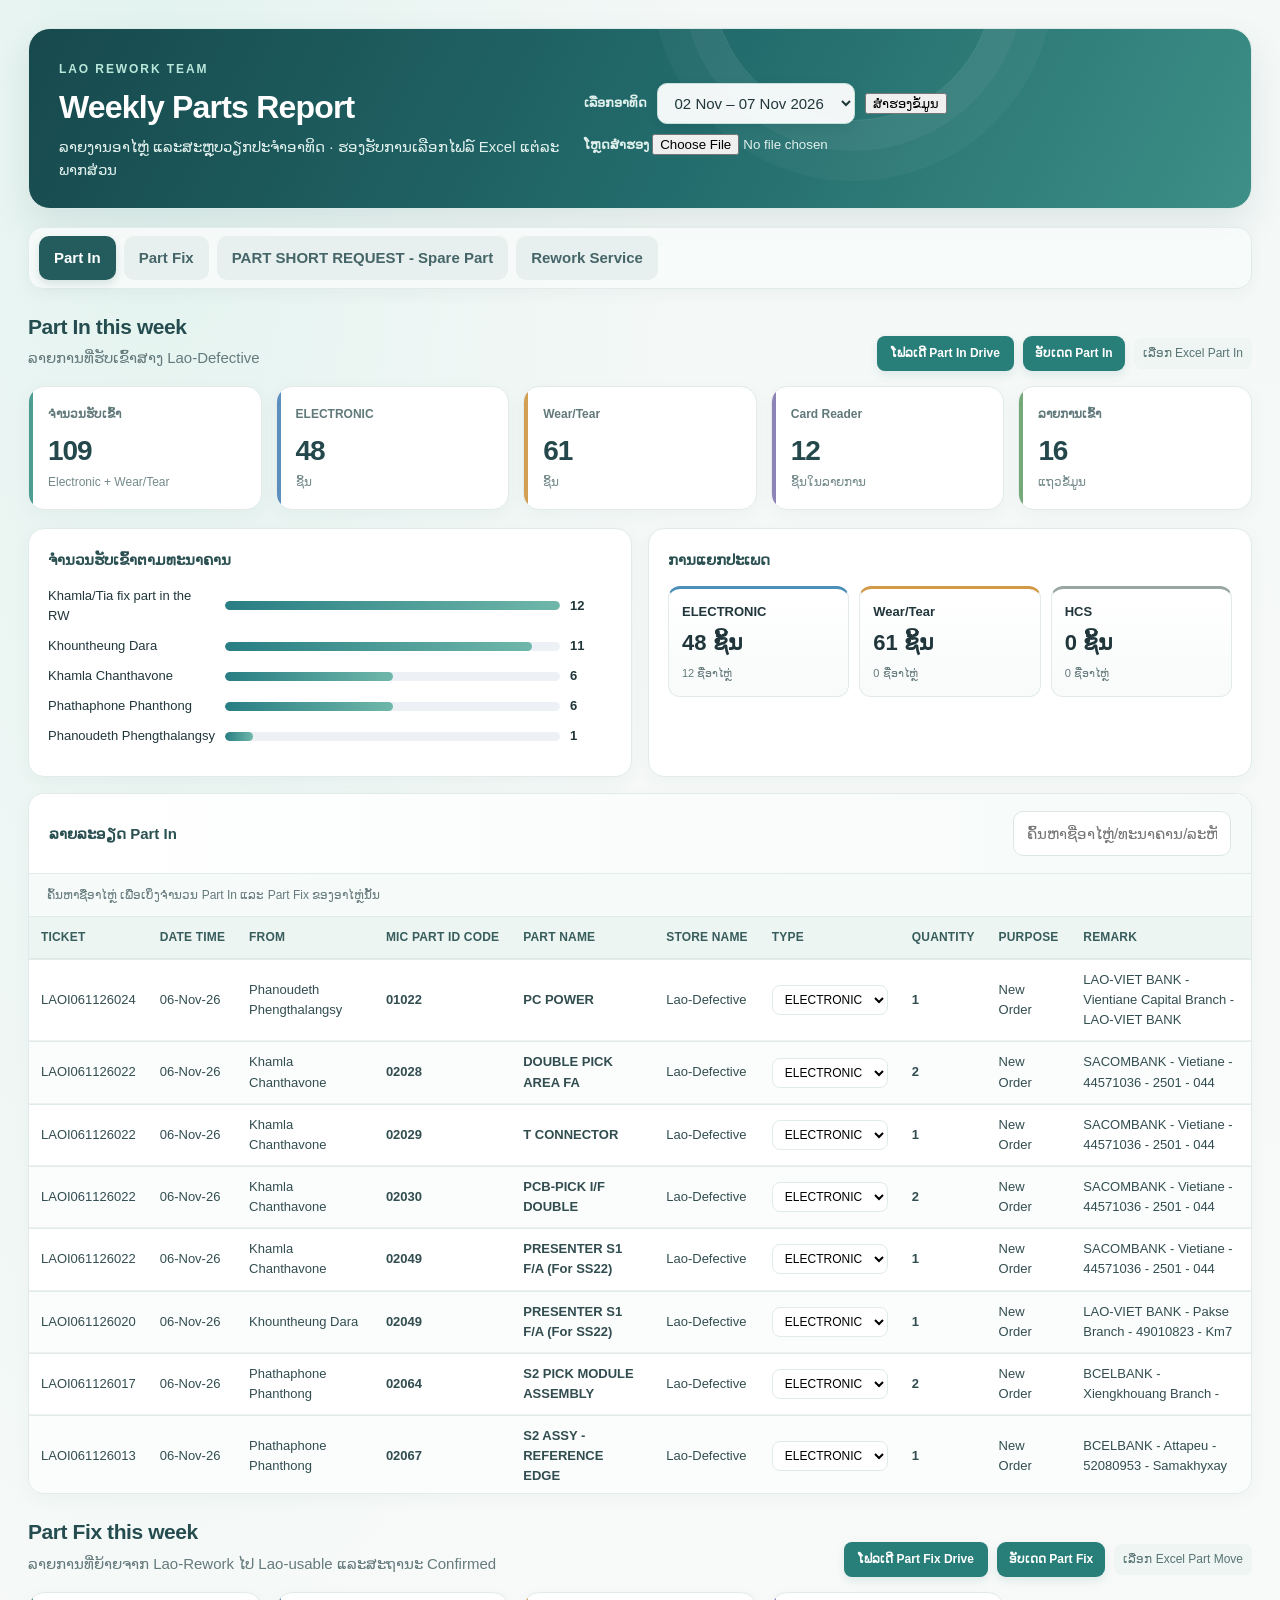
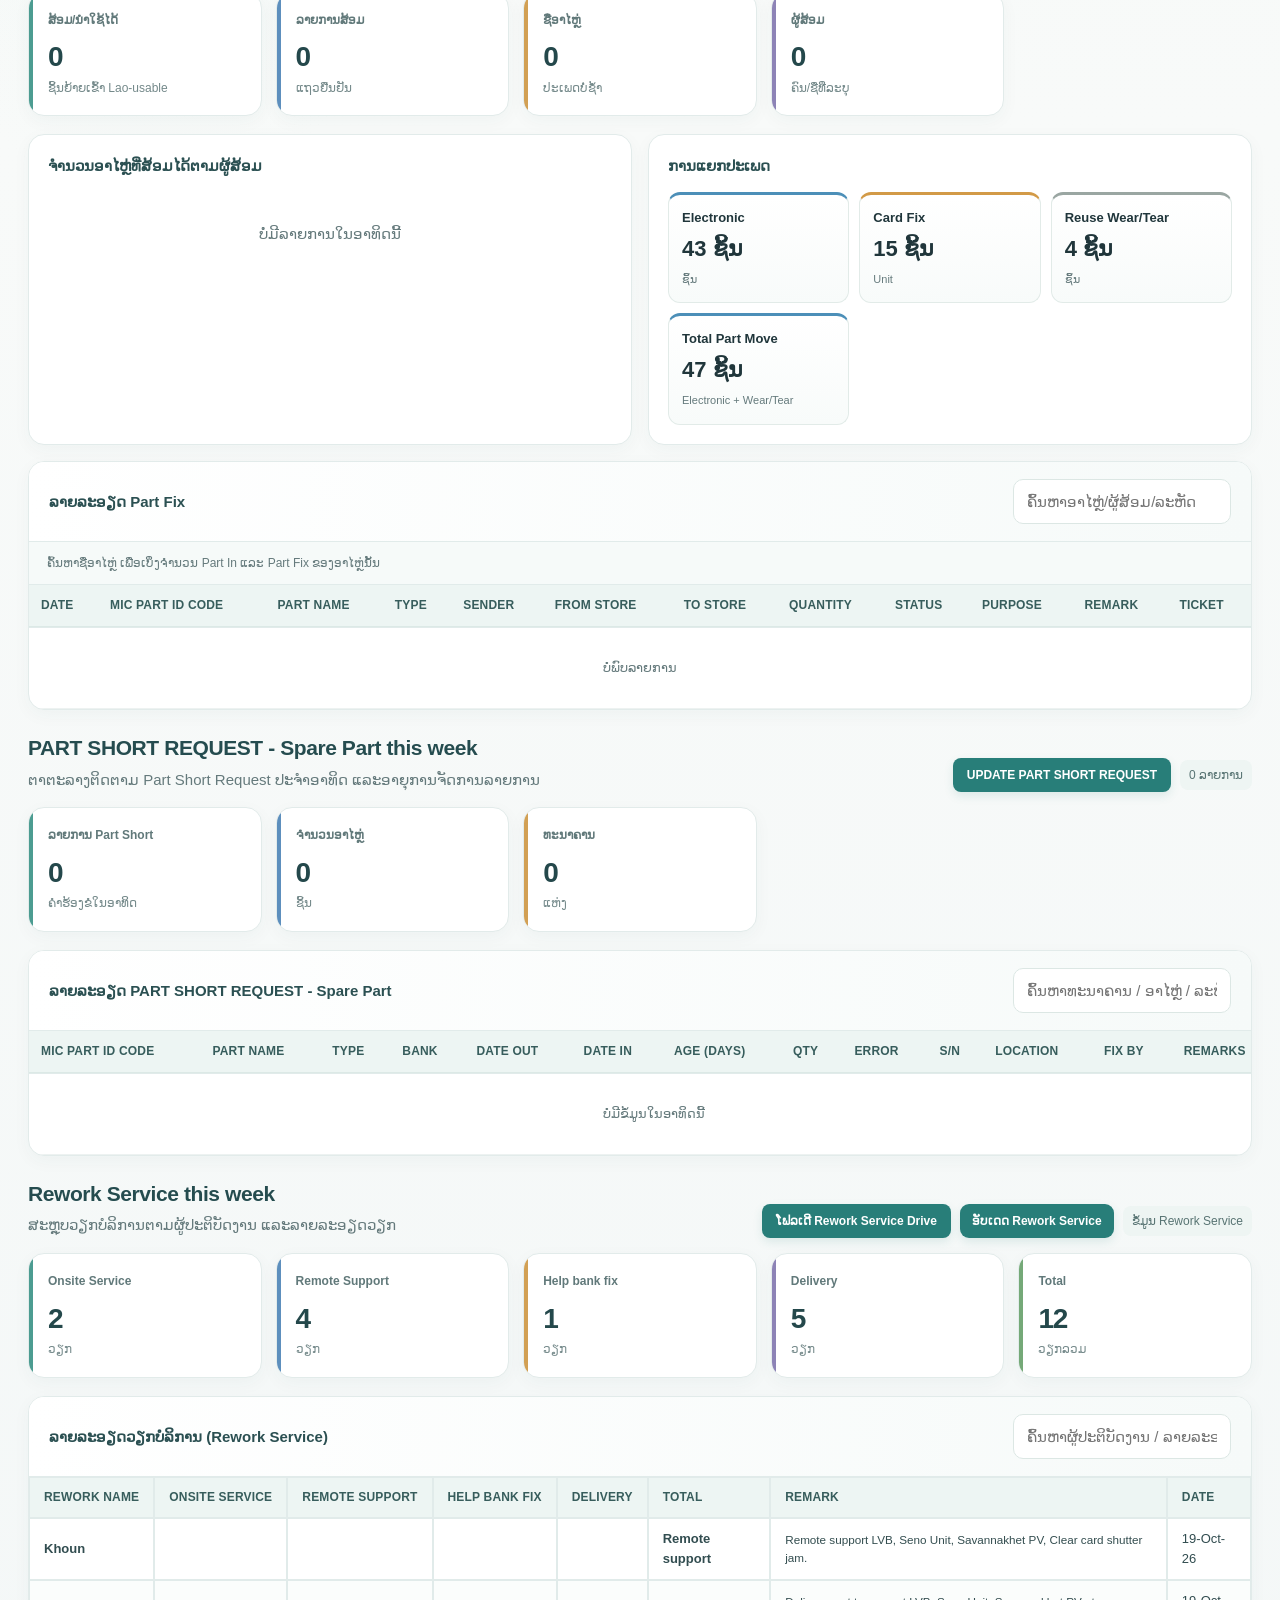
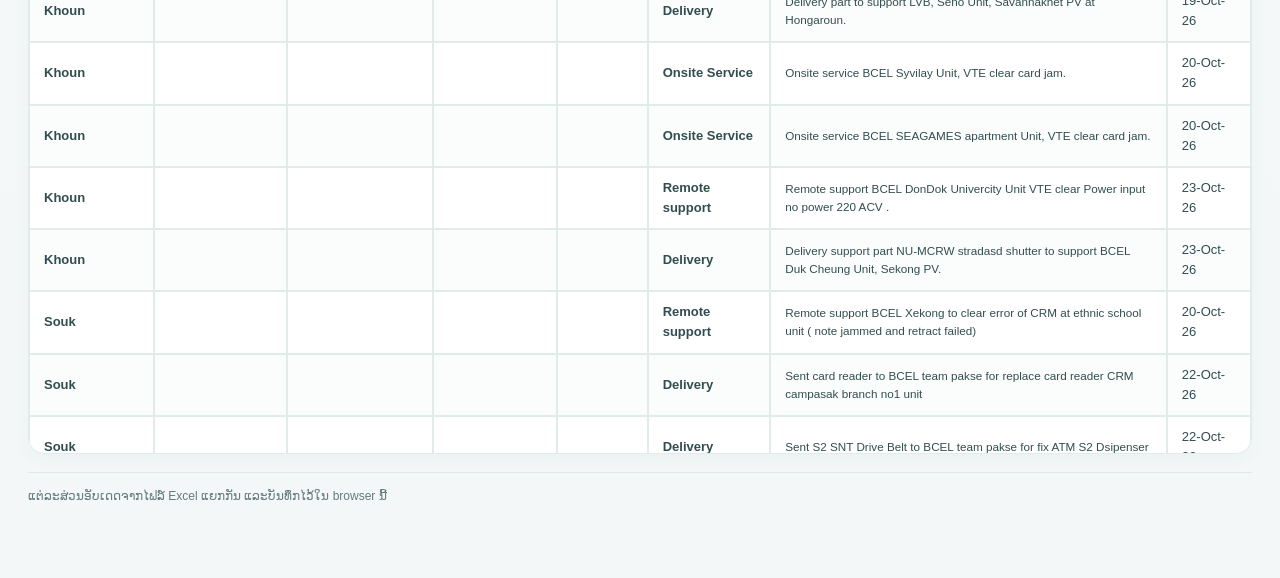
<file: index.html>
<!doctype html>
<html lang="lo">
  <head>
    <meta charset="utf-8" />
    <meta name="viewport" content="width=device-width, initial-scale=1" />
    <title>Khoun Rework Weekly Report</title>
    <link rel="stylesheet" href="css/styles.css" />
  </head>
  <body>
    <main class="wrap">
      <header class="top">
        <div>
          <span class="eyebrow">LAO REWORK TEAM</span>
          <h1 class="title">Weekly Parts Report</h1>
          <p class="sub">
            ລາຍງານອາໄຫຼ່ ແລະສະຫຼຸບວຽກປະຈຳອາທິດ · ຮອງຮັບການເລືອກໄຟລ໌ Excel
            ແຕ່ລະພາກສ່ວນ
          </p>
        </div>
        <div class="controls">
          <label for="week">ເລືອກອາທິດ</label>
          <select id="week"></select>
          <button class="ghost-btn" id="saveBackup" type="button">
            ສຳຮອງຂໍ້ມູນ
          </button>
          <label class="ghost-btn file-btn" for="restoreBackup">
            ໂຫຼດສຳຮອງ
            <input
              id="restoreBackup"
              type="file"
              accept=".json"
              aria-label="Upload report backup JSON"
            />
          </label>
          <span id="backupStatus" class="mini"></span>
        </div>
      </header>

      <nav class="tabs" aria-label="Sections">
        <a class="tab active" href="#in">Part In</a>
        <a class="tab" href="#fix">Part Fix</a>
        <a class="tab" id="summaryNav" href="#weeklySummary" hidden
          >Weekly summary</a
        >
        <a class="tab" href="#partLife">PART SHORT REQUEST - Spare Part</a>
        <a class="tab" href="#reworkService">Rework Service</a>
      </nav>

      <!-- SECTION: Part In -->
      <section class="section active" id="in">
        <div class="section-head">
          <div>
            <h2>Part In this week</h2>
            <p>ລາຍການທີ່ຮັບເຂົ້າສາງ Lao-Defective</p>
          </div>
          <div class="sectionupload">
            <a
              class="uploadbtn gdrive-btn"
              href="https://drive.google.com/drive/folders/1a9IS4ttAJwyaBh0kmfPqJVOt9NVDuvq-"
              target="_blank"
              rel="noopener noreferrer"
              >ໂຟລເດີ Part In Drive</a
            >
            <label class="uploadbtn" for="uploadIn">ອັບເດດ Part In</label>
            <input
              class="uploadinput"
              id="uploadIn"
              type="file"
              accept=".xlsx,.xlsm"
            />
            <span class="uploadstatus" id="statusIn">ເລືອກ Excel Part In</span>
          </div>
        </div>
        <div class="grid" id="inkpis"></div>
        <div class="layout">
          <div class="panel">
            <h3>ຈຳນວນຮັບເຂົ້າຕາມທະນາຄານ</h3>
            <div id="banks"></div>
          </div>
          <div class="panel">
            <h3>ການແຍກປະເພດ</h3>
            <div id="types"></div>
          </div>
        </div>
        <div class="panel tablepanel">
          <div class="tabletop">
            <h3>ລາຍລະອຽດ Part In</h3>
            <input
              class="search"
              id="insearch"
              placeholder="ຄົ້ນຫາຊື່ອາໄຫຼ່/ທະນາຄານ/ລະຫັດ"
            />
          </div>
          <div class="lookup-summary" id="inLookup"></div>
          <div class="scroll">
            <table>
              <thead>
                <tr>
                  <th>Ticket</th>
                  <th>Date Time</th>
                  <th>From</th>
                  <th>MIC PART ID CODE</th>
                  <th>PART NAME</th>
                  <th>Store Name</th>
                  <th>Type</th>
                  <th>Quantity</th>
                  <th>Purpose</th>
                  <th>Remark</th>
                </tr>
              </thead>
              <tbody id="intable"></tbody>
            </table>
          </div>
        </div>
      </section>

      <!-- SECTION: Part Fix -->
      <section class="section" id="fix">
        <div class="section-head">
          <div>
            <h2>Part Fix this week</h2>
            <p>ລາຍການທີ່ຍ້າຍຈາກ Lao-Rework ໄປ Lao-usable ແລະສະຖານະ Confirmed</p>
          </div>
          <div class="sectionupload">
            <a
              class="uploadbtn gdrive-btn"
              href="https://drive.google.com/drive/folders/16M_Oupf5KpChwT0PolT9WpaItBLiHhWa"
              target="_blank"
              rel="noopener noreferrer"
              >ໂຟລເດີ Part Fix Drive</a
            >
            <label class="uploadbtn" for="uploadFix">ອັບເດດ Part Fix</label>
            <input
              class="uploadinput"
              id="uploadFix"
              type="file"
              accept=".xlsx,.xlsm"
            />
            <span class="uploadstatus" id="statusFix">ເລືອກ Excel Part Move</span>
          </div>
        </div>
        <div class="grid" id="fixkpis"></div>
        <div class="layout">
          <div class="panel">
            <h3>ຈຳນວນອາໄຫຼ່ທີ່ສ້ອມໄດ້ຕາມຜູ້ສ້ອມ</h3>
            <div id="techs"></div>
          </div>
          <div class="panel">
            <h3>ການແຍກປະເພດ</h3>
            <div id="fixtypes"></div>
          </div>
        </div>
        <div class="panel tablepanel">
          <div class="tabletop">
            <h3>ລາຍລະອຽດ Part Fix</h3>
            <input
              class="search"
              id="fixsearch"
              placeholder="ຄົ້ນຫາອາໄຫຼ່/ຜູ້ສ້ອມ/ລະຫັດ"
            />
          </div>
          <div class="lookup-summary" id="fixLookup"></div>
          <div class="scroll">
            <table>
              <thead>
                <tr>
                  <th>Date</th>
                  <th>MIC PART ID CODE</th>
                  <th>PART NAME</th>
                  <th>Type</th>
                  <th>Sender</th>
                  <th>From Store</th>
                  <th>To Store</th>
                  <th>Quantity</th>
                  <th>Status</th>
                  <th>Purpose</th>
                  <th>Remark</th>
                  <th>Ticket</th>
                </tr>
              </thead>
              <tbody id="fixtable"></tbody>
            </table>
          </div>
        </div>
      </section>

      <!-- SECTION: Weekly Summary -->
      <section class="section" id="weeklySummary" hidden>
        <div class="section-head">
          <div>
            <h2 id="summaryTitle">Rework weekly summary</h2>
            <p>
              1. Tóm Tắt Part In/Out Trong Tuần · ກົດທີ່ຊ່ອງຕົວເລກເພື່ອແກ້ໄຂ;
              ບັນທຶກອັດຕະໂນມັດ
            </p>
          </div>
          <div class="sectionupload">
            <label class="uploadbtn" for="uploadSummary"
              >ອັບເດດ Weekly Summary</label
            >
            <input
              class="uploadinput"
              id="uploadSummary"
              type="file"
              accept=".xlsx,.xlsm"
            />
            <span class="uploadstatus" id="statusSummary"
              >ເລືອກ Excel Rework Lao</span
            >
            <label class="colorcontrol" for="rwLaoColor"
              >RW_LAO
              <input
                id="rwLaoColor"
                type="color"
                value="#dbeafe"
                aria-label="Choose RW_LAO column color"
              />
            </label>
            <label class="colorcontrol" for="partInFixColor"
              >Part In/Fix this week
              <input
                id="partInFixColor"
                type="color"
                value="#dcfce7"
                aria-label="Choose Part In/Fix this week column color"
              />
            </label>
          </div>
        </div>
        <div class="panel tablepanel">
          <div class="scroll">
            <table style="min-width: 980px">
              <thead id="summaryHead"></thead>
              <tbody id="summaryRows"></tbody>
            </table>
          </div>
        </div>
      </section>

      <!-- SECTION: PART SHORT REQUEST - Spare Part -->
      <section class="section" id="partLife">
        <div class="section-head">
          <div>
            <h2 id="lifeTitle">PART SHORT REQUEST - Spare Part this week</h2>
            <p>
              ຕາຕະລາງຕິດຕາມ Part Short Request ປະຈຳອາທິດ ແລະອາຍຸການຈັດການລາຍການ
            </p>
          </div>
          <div class="sectionupload">
            <a
              class="uploadbtn gdrive-btn"
              href="https://drive.google.com/drive/folders/1BMgJAK8sGcIkL5HNBpqXMXN14Asu2iGp"
              target="_blank"
              rel="noopener noreferrer"
              >UPDATE PART SHORT REQUEST</a
            >
            <span class="uploadstatus" id="lifeCount">0 ລາຍການ</span>
          </div>
        </div>
        <div class="grid" id="lifeKpis"></div>
        <div class="panel tablepanel">
          <div class="tabletop">
            <h3>ລາຍລະອຽດ PART SHORT REQUEST - Spare Part</h3>
            <input
              class="search"
              id="lifeSearch"
              placeholder="ຄົ້ນຫາທະນາຄານ / ອາໄຫຼ່ / ລະຫັດ"
            />
          </div>
          <div class="scroll">
            <table style="min-width: 1250px">
              <thead>
                <tr>
                  <th>MIC PART ID CODE</th>
                  <th>PART NAME</th>
                  <th>Type</th>
                  <th>Bank</th>
                  <th>Date out</th>
                  <th>Date in</th>
                  <th>Age (days)</th>
                  <th>Qty</th>
                  <th>Error</th>
                  <th>S/N</th>
                  <th>Location</th>
                  <th>Fix by</th>
                  <th>Remarks</th>
                </tr>
              </thead>
              <tbody id="lifeRows"></tbody>
            </table>
          </div>
        </div>
      </section>

      <!-- SECTION: Rework Service -->
      <section class="section" id="reworkService">
        <div class="section-head">
          <div>
            <h2 id="serviceTitle">Rework Service this week</h2>
            <p>ສະຫຼຸບວຽກບໍລິການຕາມຜູ້ປະຕິບັດງານ ແລະລາຍລະອຽດວຽກ</p>
          </div>
          <div class="sectionupload">
            <a
              class="uploadbtn gdrive-btn"
              href="https://drive.google.com/drive/folders/1jp-zYhqd3OKhxMgGJ8mIeAMRzl0brE6_"
              target="_blank"
              rel="noopener noreferrer"
              >ໂຟລເດີ Rework Service Drive</a
            >
            <label class="uploadbtn" for="uploadService"
              >ອັບເດດ Rework Service</label
            >
            <input
              class="uploadinput"
              id="uploadService"
              type="file"
              accept=".xlsx,.xlsm"
            />
            <span class="uploadstatus" id="statusService"
              >ຂໍ້ມູນ Rework Service</span
            >
          </div>
        </div>
        <div class="grid service-kpis" id="serviceKpis"></div>
        <div class="panel tablepanel">
          <div class="tabletop">
            <h3>ລາຍລະອຽດວຽກບໍລິການ (Rework Service)</h3>
            <input
              class="search"
              id="serviceSearch"
              placeholder="ຄົ້ນຫາຜູ້ປະຕິບັດງານ / ລາຍລະອຽດ"
            />
          </div>
          <div class="scroll">
            <table class="rework-excel-table" style="min-width: 1000px">
              <thead>
                <tr>
                  <th>Rework Name</th>
                  <th>Onsite Service</th>
                  <th>Remote support</th>
                  <th>Help bank fix</th>
                  <th>Delivery</th>
                  <th>Total</th>
                  <th>Remark</th>
                  <th>Date</th>
                </tr>
              </thead>
              <tbody id="serviceDetailsTable"></tbody>
            </table>
          </div>
        </div>
      </section>

      <p class="foot" id="reportFoot">
        ແຫຼ່ງຂໍ້ມູນ: Part In ແລະ Part Move ໃນ Report rework weekly
      </p>
    </main>

    <script src="js/data.js"></script>
    <script src="js/app.js"></script>
  </body>
</html>
</file>
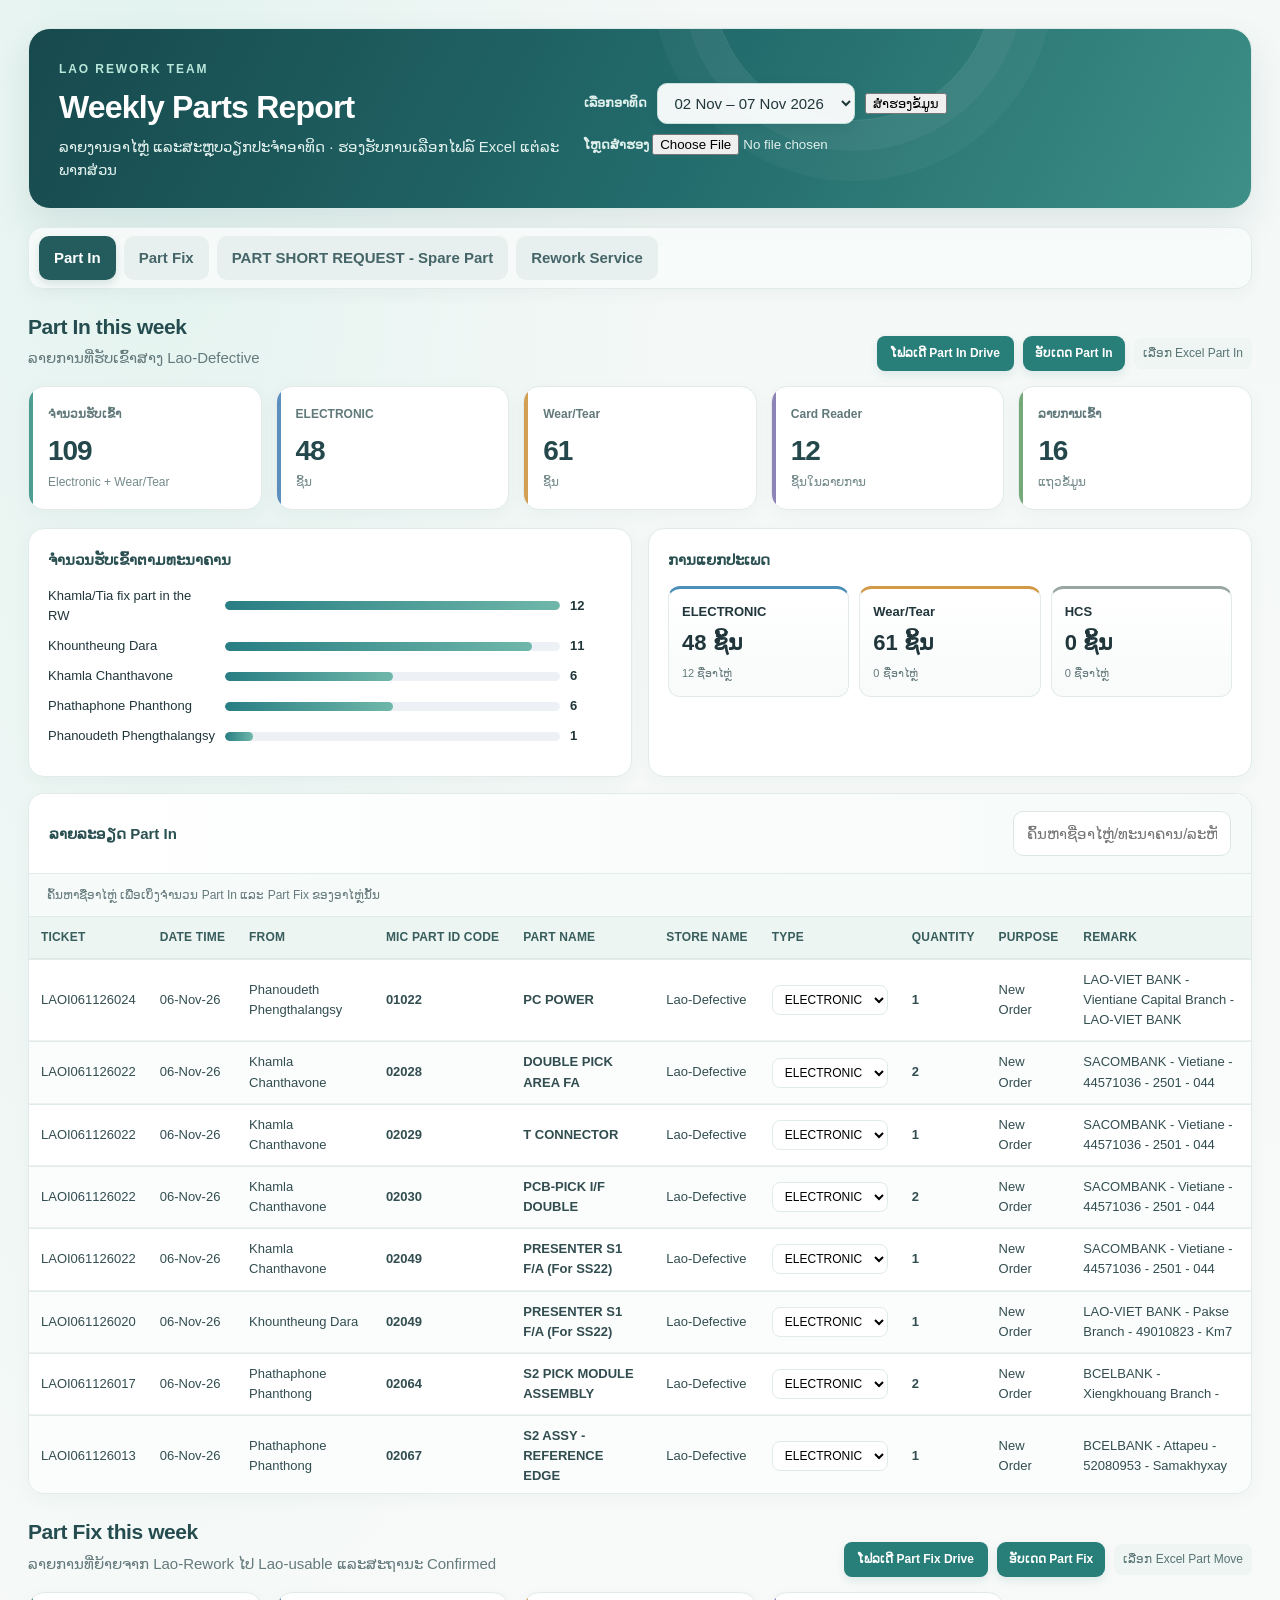
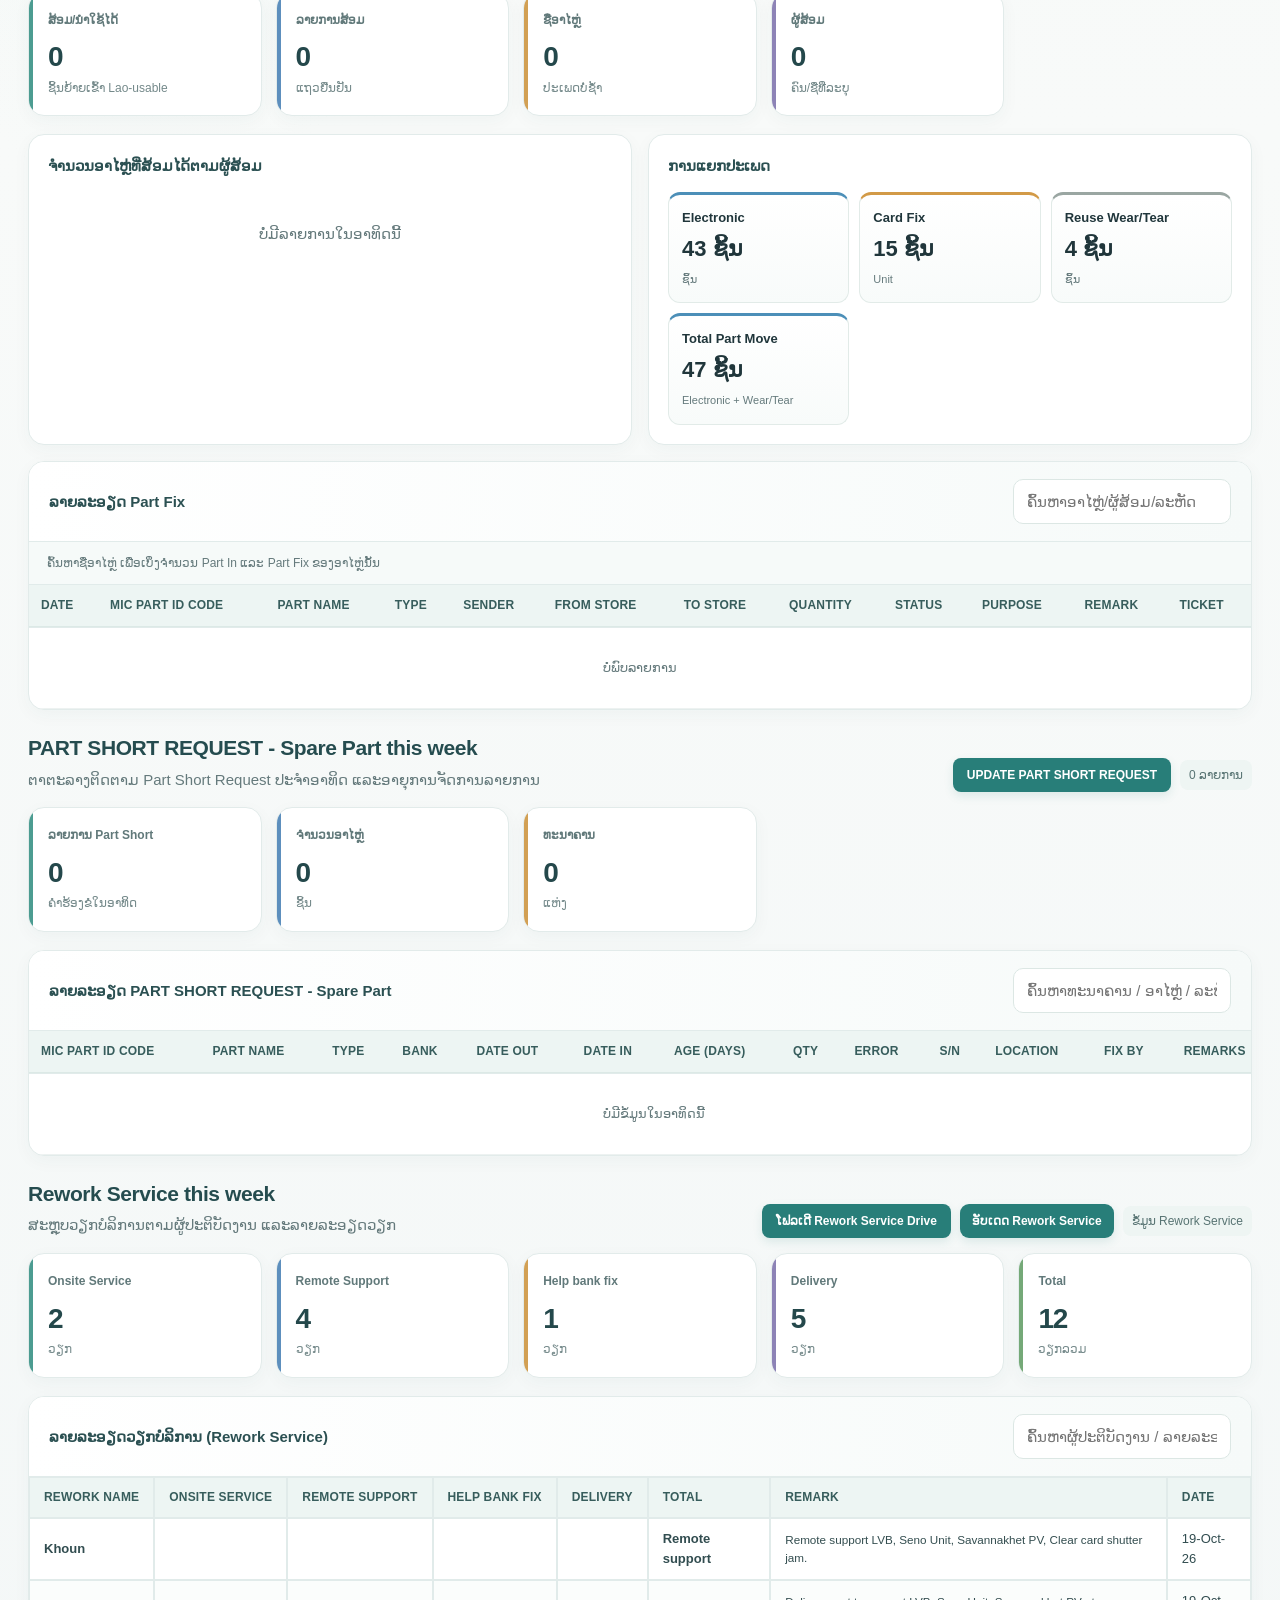
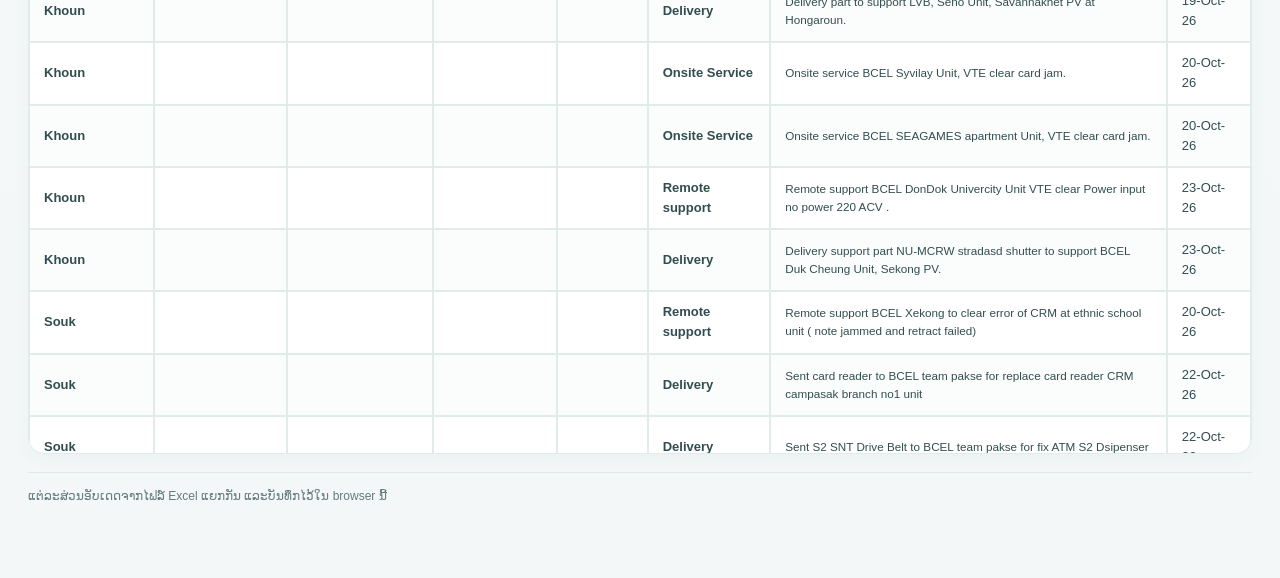
<file: outputs/weekly-parts-report-demo.html>
<!doctype html>
<html lang="lo">
  <head>
    <meta charset="utf-8" />
    <meta name="viewport" content="width=device-width, initial-scale=1" />
    <title>Khoun Rework Weekly Report</title>
    <style>

:root{--ink:#162236;--muted:#63718a;--line:#e6ebf2;--bg:#f4f7fb;--blue:#3158d4;--teal:#118b83;--amber:#d68a12;--red:#c96a37;--card:#fff}*{box-sizing:border-box}body{margin:0;background:var(--bg);color:var(--ink);font:15px/1.55 "Segoe UI",Tahoma,Arial,sans-serif}.wrap{max-width:1220px;margin:auto;padding:34px 28px 60px}.top{display:flex;align-items:flex-start;justify-content:space-between;gap:20px;margin-bottom:24px}.eyebrow{font-size:12px;text-transform:uppercase;letter-spacing:.13em;color:var(--blue);font-weight:800}.title{font-size:30px;margin:4px 0 2px;letter-spacing:-.04em}.sub{color:var(--muted);margin:0}.controls{display:flex;gap:10px;align-items:center;flex-wrap:wrap}.controls label{color:var(--muted);font-size:13px;font-weight:700}.controls select,.search{padding:10px 13px;border:1px solid var(--line);background:white;border-radius:10px;color:var(--ink);font:inherit}.tabs{display:flex;gap:8px;margin:24px 0 18px;position:sticky;top:0;z-index:5;padding:9px 0;background:var(--bg)}.tab{display:inline-block;text-decoration:none;border:0;border-radius:10px;padding:10px 15px;background:#e8edf6;color:#50607a;font:inherit;font-weight:700;cursor:pointer}.tab.active{background:var(--ink);color:white}.section{display:block;scroll-margin-top:74px}.section.active{display:block}.section[hidden],.tab[hidden]{display:none!important}.section-head{display:flex;align-items:end;justify-content:space-between;gap:16px;margin:20px 0 14px}.section h2{font-size:21px;margin:0}.section-head p{color:var(--muted);margin:3px 0 0}.sectionupload{display:flex;align-items:center;gap:9px;flex-wrap:wrap}.colorcontrol{display:inline-flex;align-items:center;gap:7px;border:1px solid var(--line);border-radius:9px;padding:5px 9px;background:#fff;color:var(--ink);font-size:12px;font-weight:700}.colorcontrol input{width:30px;height:25px;border:0;padding:0;background:none;cursor:pointer}.uploadbtn{display:inline-block;border-radius:9px;padding:8px 12px;background:var(--blue);color:#fff;font-weight:700;font-size:12px;cursor:pointer}.uploadbtn:hover{background:#2345b5}.uploadbtn:hover{background:#2345b5}.uploadinput{position:absolute;width:1px;height:1px;overflow:hidden;clip:rect(0,0,0,0);white-space:nowrap}.uploadstatus{font-size:12px;color:var(--muted)}.upload-overlay{position:fixed;inset:0;z-index:20;display:grid;place-items:center;padding:20px;background:#13203388}.upload-overlay[hidden]{display:none}.upload-dialog{width:min(520px,100%);background:#fff;border-radius:16px;padding:22px;box-shadow:0 24px 80px #13203355}.upload-dialog h2{font-size:21px;margin:0 0 6px}.upload-dialog p{color:var(--muted);font-size:13px;margin:0 0 12px}.preview-stats{background:#f5f7fb;border:1px solid var(--line);border-radius:11px;padding:13px;margin:14px 0 18px;white-space:pre-line;color:var(--ink);font-size:13px}.dialog-actions{display:flex;justify-content:flex-end;gap:9px}.dialog-actions button{border:0;border-radius:9px;padding:9px 13px;font:inherit;font-size:13px;font-weight:700;cursor:pointer}.cancel-upload{background:#edf1f6;color:var(--ink)}.confirm-upload{background:var(--blue);color:#fff}.grid{display:grid;grid-template-columns:repeat(5,1fr);gap:14px;margin-bottom:18px}.card,.panel{background:var(--card);border:1px solid var(--line);border-radius:15px;box-shadow:0 3px 12px #23314c08}.card{padding:17px 18px}.label{font-size:12px;color:var(--muted);font-weight:700}.value{font-size:28px;font-weight:800;letter-spacing:-.04em;margin:6px 0 0}.hint{font-size:12px;color:var(--muted)}.layout{display:grid;grid-template-columns:1fr 1fr;gap:16px;margin-bottom:16px}.panel{padding:18px}.panel h3{font-size:15px;margin:0 0 14px}.barrow{display:grid;grid-template-columns:minmax(100px,1fr) 2fr 42px;gap:10px;align-items:center;margin:10px 0;font-size:13px}.track{height:9px;background:#edf1f6;border-radius:10px;overflow:hidden}.fill{height:100%;border-radius:10px;background:linear-gradient(90deg,#3158d4,#7991ef)}.fill.teal{background:linear-gradient(90deg,#118b83,#51c5b6)}.tablepanel{padding:0;overflow:hidden}.tabletop{padding:16px 18px;border-bottom:1px solid var(--line);display:flex;align-items:center;justify-content:space-between;gap:12px}.tabletop h3{margin:0}.scroll{overflow:auto}.lookup-summary{padding:12px 18px;border-bottom:1px solid var(--line);background:#f8fafd}.lookup-prompt{color:var(--muted);font-size:12px}.lookup-totals{display:grid;grid-template-columns:repeat(3,minmax(0,1fr));gap:9px;margin:0 0 9px}.lookup-total{border:1px solid var(--line);background:#fff;border-radius:10px;padding:9px 11px}.lookup-total span{display:block;color:var(--muted);font-size:11px;font-weight:700}.lookup-total b{font-size:18px}.lookup-list{display:grid;gap:5px}.lookup-row{display:grid;grid-template-columns:minmax(180px,1.5fr) repeat(2,minmax(110px,1fr));gap:10px;padding:8px 10px;border-radius:8px;background:#fff;font-size:12px}.lookup-row span{color:var(--muted)}.lookup-row b{color:var(--ink)}table{width:100%;border-collapse:collapse;font-size:13px;min-width:750px}th{text-align:left;background:#f8fafd;color:#63718a;font-size:11px;text-transform:uppercase;letter-spacing:.05em;padding:12px 14px;position:sticky;top:0}td{padding:11px 14px;border-top:1px solid var(--line);vertical-align:top}tr:hover td{background:#fafcff}.pill{display:inline-block;border-radius:99px;padding:3px 9px;background:#f1f3f7;color:#68758b;font-size:11px;font-weight:700}.pill.ok{background:#e4f5f1;color:#138274}.pill.warn{background:#fff3dd;color:#9d6811}.tagselect{padding:6px 8px;border:1px solid var(--line);border-radius:8px;font:inherit;font-size:12px;background:#fff}.notice{margin:14px 0 18px;padding:13px 15px;background:#fff8e9;border:1px solid #f3dfa9;border-radius:11px;color:#71571e;font-size:13px}.foot{color:var(--muted);font-size:12px;margin-top:18px}.empty{text-align:center;color:var(--muted);padding:30px}.search{max-width:220px}.mini{font-size:11px;color:var(--muted)}.type-summary{display:grid;grid-template-columns:repeat(auto-fit,minmax(160px,1fr));gap:10px}.type-box{border:1px solid var(--line);border-radius:12px;padding:13px;background:#fbfcfe}.type-box strong{display:block;font-size:13px}.type-box b{display:block;font-size:22px;margin:4px 0 0}.type-box span{font-size:11px;color:var(--muted)}.type-box.electronic{border-top:3px solid var(--blue)}.type-box.wear{border-top:3px solid var(--amber)}.type-box.pending{border-top:3px solid #9aa6b8}@media(max-width:520px){.type-summary{grid-template-columns:1fr}}@media(max-width:850px){.grid{grid-template-columns:repeat(2,1fr)}.layout{grid-template-columns:1fr}.top{display:block}.controls{margin-top:14px}}@media(max-width:520px){.wrap{padding:22px 14px}.grid{grid-template-columns:1fr 1fr;gap:9px}.card{padding:13px}.value{font-size:23px}.title{font-size:25px}.section-head{display:block}.tabs{overflow:auto}.tab{white-space:nowrap}}
.life-form{display:grid;grid-template-columns:repeat(3,minmax(150px,1fr));gap:12px;align-items:end}.life-form label{display:grid;gap:6px;color:#475569;font-size:13px}.life-form input{padding:10px;border:1px solid #cbd5e1;border-radius:9px;font:inherit}.life-reason{grid-column:span 2}.delete-life{border:0;background:#fee2e2;color:#991b1b;padding:7px 10px;border-radius:7px;cursor:pointer}@media(max-width:760px){.life-form{grid-template-columns:1fr}.life-reason{grid-column:auto}}
:root{--ink:#20363b;--muted:#657a7c;--line:#e1ebea;--bg:#f3f8f7;--blue:#277e83;--teal:#40a99a;--amber:#c98735;--red:#bd705d;--card:#fff}
body{background:radial-gradient(ellipse at 12% 0%,#e3f3ef 0,transparent 34%),linear-gradient(180deg,#f4f8f7 0%,#f8faf9 46%,#f3f7f7 100%);color:var(--ink);font-family:"Segoe UI",Tahoma,Arial,sans-serif}
.wrap{max-width:1320px;padding-top:28px}
.top{position:relative;align-items:center;padding:27px 30px;margin:0 0 18px;border:1px solid #d9e9e5;border-radius:22px;background:linear-gradient(118deg,#17494d 0%,#236c6d 55%,#3d8f87 100%);box-shadow:0 16px 36px #184d4b1a;overflow:hidden}
.top:after{content:"";position:absolute;width:280px;height:280px;right:21%;top:-190px;border-radius:50%;border:1px solid #ffffff1f;box-shadow:0 0 0 30px #ffffff0b,0 0 0 60px #ffffff08;pointer-events:none}
.top>div,.top .controls{position:relative;z-index:1}.eyebrow{color:#b9e7db;letter-spacing:.16em}.title{color:#fff;font-size:32px;letter-spacing:-.025em}.sub{color:#e0f0ec}.controls label{color:#e0f0ec}.controls select{border-color:#c7e1db;background:#ffffffef;box-shadow:0 3px 10px #123e3b24}
.tabs{margin:0 0 16px;padding:8px 10px;border:1px solid #e1ebea;border-radius:15px;background:#f7fbfaeF;backdrop-filter:blur(12px);box-shadow:0 5px 16px #264d4b0b}
.tab{background:#e7f0ee;color:#456568;transition:background .16s,color .16s,transform .16s}.tab:hover{background:#dcebe7;transform:translateY(-1px)}.tab.active{background:#245c5e;color:#fff;box-shadow:0 4px 10px #245c5e2a}
.section-head{margin:22px 0 15px}.section h2{color:#254c4f;letter-spacing:-.02em}.section-head p{line-height:1.65}
.uploadbtn,.confirm-upload{background:#287e79;box-shadow:0 4px 10px #287e7920;transition:.15s}.uploadbtn:hover,.confirm-upload:hover{background:#1e6764;transform:translateY(-1px)}
.colorcontrol{border-color:#dce8e5;background:#fff;box-shadow:0 2px 7px #264d4b08}
.card,.panel{border-color:#e2ebea;border-radius:16px;box-shadow:0 5px 18px #254c4d0a;transition:box-shadow .18s,border-color .18s}.card:hover,.panel:hover{border-color:#d3e4e0;box-shadow:0 9px 24px #254c4d12}
.card{position:relative;overflow:hidden;padding:18px 19px}.card:before{content:"";position:absolute;inset:0 auto 0 0;width:4px;background:#4c9c91}.card:nth-child(2):before{background:#5d8fbd}.card:nth-child(3):before{background:#d2a054}.card:nth-child(4):before{background:#8d83b6}.card:nth-child(5):before{background:#75a978}.label{color:#61797a}.value{color:#24484b}.hint{color:#74898a}
.panel{padding:19px}.panel h3,.tabletop h3{color:#2b5052}
.fill{background:linear-gradient(90deg,#287e83,#6fb7aa)}.fill.teal{background:linear-gradient(90deg,#409b84,#85c7aa)}
.tablepanel{padding:0}.tabletop{padding:17px 20px;background:linear-gradient(90deg,#fff,#f6faf9)}table{border-collapse:separate;border-spacing:0;width:100%;font-size:13px}th{position:sticky;top:0;background:#edf5f3;color:#375d5c;text-align:left;font-size:12px;letter-spacing:.015em;font-weight:800;padding:11px 12px;border-bottom:1px solid #dce9e6;white-space:nowrap}td{padding:10px 12px;border-bottom:1px solid #edf2f1;color:#324d50;vertical-align:middle}tbody tr:nth-child(even){background:#fbfdfc}tbody tr:hover{background:#eff8f5}.scroll{max-height:64vh}.search{border-color:#dce7e4;background:#fff}.search:focus,.controls select:focus,.life-form input:focus,.life-form select:focus{outline:3px solid #68b5a444;border-color:#4a9d91}
.lookup-summary{background:#f6faf9}.lookup-total{border-color:#e1ebe8;box-shadow:0 2px 8px #2d555508}.type-box{background:linear-gradient(180deg,#fff,#f8fbfa);border-color:#e2ebe8}.type-box.electronic{border-top-color:#4c8fb8}.type-box.wear{border-top-color:#d29a47}.type-box.pending{border-top-color:#9aa6a2}
.uploadstatus{padding:6px 9px;border-radius:8px;background:#eef5f3;color:#587473}.foot{border-top:1px solid #e0e9e7;padding-top:14px}.life-form input,.life-form select{border-color:#d9e5e2;background:#fff}.delete-life{background:#fff0ec;color:#a84f40}.delete-life:hover{background:#ffded6}
@media(max-width:850px){.top{padding:22px 22px}}@media(max-width:520px){.wrap{padding:15px 11px 35px}.top{padding:20px 18px;border-radius:17px}.title{font-size:25px}.tabs{border-radius:12px}.scroll{max-height:68vh}.tabletop{align-items:flex-start;flex-direction:column}.search{max-width:none;width:100%}}
.summary-edit{min-width:55px;outline:none;border-radius:4px;padding:2px 4px}.summary-edit:focus{background:#fff7d6;box-shadow:0 0 0 2px #e7bf55}.datefilter{display:inline-flex;align-items:center;gap:6px;border:1px solid var(--line);border-radius:9px;padding:5px 8px;background:#fff;color:var(--muted);font-size:12px;font-weight:700}.datefilter input{border:0;background:transparent;color:var(--ink);font:inherit;min-width:132px}.edit-life{border:0;border-radius:7px;padding:7px 10px;background:#e7f3f0;color:#286d65;cursor:pointer}.edit-life:hover{background:#d5ebe4}
/* Additional styles for updated UI components */
.gdrive-btn {
  display: inline-flex;
  align-items: center;
  gap: 8px;
  background: #287e79;
  color: #fff;
  text-decoration: none;
  font-weight: 600;
  padding: 8px 14px;
  border-radius: 8px;
  box-shadow: 0 4px 10px #287e7920;
  transition: .15s;
}
.gdrive-btn:hover {
  background: #206763;
  color: #fff;
}
.rework-excel-table th, .rework-excel-table td {
  text-align: left;
  padding: 10px 14px;
  border: 1px solid #e1ebea;
}
.rework-excel-table thead tr {
  background: #eef5f3;
  color: #20363b;
  font-weight: 700;
}
.remark-cell {
  max-width: 450px;
  white-space: normal;
  word-break: break-word;
  font-size: 0.9em;
  color: #334d4f;
}
.tag-badge {
  display: inline-block;
  padding: 3px 8px;
  border-radius: 6px;
  font-size: 0.82em;
  font-weight: 600;
  text-transform: uppercase;
}
.tag-badge.electronic {
  background: #dbeafe;
  color: #1e40af;
}
.tag-badge.wear\/tear, .tag-badge.wear-tear, .tag-badge.wear {
  background: #fef3c7;
  color: #92400e;
}
.tag-badge.hcs {
  background: #e0e7ff;
  color: #3730a3;
}
.status-confirmed {
  background: #dcfce7;
  color: #166534;
  padding: 3px 8px;
  border-radius: 6px;
  font-weight: 600;
  font-size: 0.85em;
}

</style>
  </head>
  <body>
    <main class="wrap">
      <header class="top">
        <div>
          <span class="eyebrow">LAO REWORK TEAM</span>
          <h1 class="title">Weekly Parts Report</h1>
          <p class="sub">
            ລາຍງານອາໄຫຼ່ ແລະສະຫຼຸບວຽກປະຈຳອາທິດ · ຮອງຮັບການເລືອກໄຟລ໌ Excel
            ແຕ່ລະພາກສ່ວນ
          </p>
        </div>
        <div class="controls">
          <label for="week">ເລືອກອາທິດ</label>
          <select id="week"></select>
          <button class="ghost-btn" id="saveBackup" type="button">
            ສຳຮອງຂໍ້ມູນ
          </button>
          <label class="ghost-btn file-btn" for="restoreBackup">
            ໂຫຼດສຳຮອງ
            <input
              id="restoreBackup"
              type="file"
              accept=".json"
              aria-label="Upload report backup JSON"
            />
          </label>
          <span id="backupStatus" class="mini"></span>
        </div>
      </header>

      <nav class="tabs" aria-label="Sections">
        <a class="tab active" href="#in">Part In</a>
        <a class="tab" href="#fix">Part Fix</a>
        <a class="tab" id="summaryNav" href="#weeklySummary" hidden
          >Weekly summary</a
        >
        <a class="tab" href="#partLife">PART SHORT REQUEST - Spare Part</a>
        <a class="tab" href="#reworkService">Rework Service</a>
      </nav>

      <!-- SECTION: Part In -->
      <section class="section active" id="in">
        <div class="section-head">
          <div>
            <h2>Part In this week</h2>
            <p>ລາຍການທີ່ຮັບເຂົ້າສາງ Lao-Defective</p>
          </div>
          <div class="sectionupload">
            <a
              class="uploadbtn gdrive-btn"
              href="https://drive.google.com/drive/folders/1a9IS4ttAJwyaBh0kmfPqJVOt9NVDuvq-"
              target="_blank"
              rel="noopener noreferrer"
              >ໂຟລເດີ Part In Drive</a
            >
            <label class="uploadbtn" for="uploadIn">ອັບເດດ Part In</label>
            <input
              class="uploadinput"
              id="uploadIn"
              type="file"
              accept=".xlsx,.xlsm"
            />
            <span class="uploadstatus" id="statusIn">ເລືອກ Excel Part In</span>
          </div>
        </div>
        <div class="grid" id="inkpis"></div>
        <div class="layout">
          <div class="panel">
            <h3>ຈຳນວນຮັບເຂົ້າຕາມທະນາຄານ</h3>
            <div id="banks"></div>
          </div>
          <div class="panel">
            <h3>ການແຍກປະເພດ</h3>
            <div id="types"></div>
          </div>
        </div>
        <div class="panel tablepanel">
          <div class="tabletop">
            <h3>ລາຍລະອຽດ Part In</h3>
            <input
              class="search"
              id="insearch"
              placeholder="ຄົ້ນຫາຊື່ອາໄຫຼ່/ທະນາຄານ/ລະຫັດ"
            />
          </div>
          <div class="lookup-summary" id="inLookup"></div>
          <div class="scroll">
            <table>
              <thead>
                <tr>
                  <th>Ticket</th>
                  <th>Date Time</th>
                  <th>From</th>
                  <th>MIC PART ID CODE</th>
                  <th>PART NAME</th>
                  <th>Store Name</th>
                  <th>Type</th>
                  <th>Quantity</th>
                  <th>Purpose</th>
                  <th>Remark</th>
                </tr>
              </thead>
              <tbody id="intable"></tbody>
            </table>
          </div>
        </div>
      </section>

      <!-- SECTION: Part Fix -->
      <section class="section" id="fix">
        <div class="section-head">
          <div>
            <h2>Part Fix this week</h2>
            <p>ລາຍການທີ່ຍ້າຍຈາກ Lao-Rework ໄປ Lao-usable ແລະສະຖານະ Confirmed</p>
          </div>
          <div class="sectionupload">
            <a
              class="uploadbtn gdrive-btn"
              href="https://drive.google.com/drive/folders/16M_Oupf5KpChwT0PolT9WpaItBLiHhWa"
              target="_blank"
              rel="noopener noreferrer"
              >ໂຟລເດີ Part Fix Drive</a
            >
            <label class="uploadbtn" for="uploadFix">ອັບເດດ Part Fix</label>
            <input
              class="uploadinput"
              id="uploadFix"
              type="file"
              accept=".xlsx,.xlsm"
            />
            <span class="uploadstatus" id="statusFix">ເລືອກ Excel Part Move</span>
          </div>
        </div>
        <div class="grid" id="fixkpis"></div>
        <div class="layout">
          <div class="panel">
            <h3>ຈຳນວນອາໄຫຼ່ທີ່ສ້ອມໄດ້ຕາມຜູ້ສ້ອມ</h3>
            <div id="techs"></div>
          </div>
          <div class="panel">
            <h3>ການແຍກປະເພດ</h3>
            <div id="fixtypes"></div>
          </div>
        </div>
        <div class="panel tablepanel">
          <div class="tabletop">
            <h3>ລາຍລະອຽດ Part Fix</h3>
            <input
              class="search"
              id="fixsearch"
              placeholder="ຄົ້ນຫາອາໄຫຼ່/ຜູ້ສ້ອມ/ລະຫັດ"
            />
          </div>
          <div class="lookup-summary" id="fixLookup"></div>
          <div class="scroll">
            <table>
              <thead>
                <tr>
                  <th>Date</th>
                  <th>MIC PART ID CODE</th>
                  <th>PART NAME</th>
                  <th>Type</th>
                  <th>Sender</th>
                  <th>From Store</th>
                  <th>To Store</th>
                  <th>Quantity</th>
                  <th>Status</th>
                  <th>Purpose</th>
                  <th>Remark</th>
                  <th>Ticket</th>
                </tr>
              </thead>
              <tbody id="fixtable"></tbody>
            </table>
          </div>
        </div>
      </section>

      <!-- SECTION: Weekly Summary -->
      <section class="section" id="weeklySummary" hidden>
        <div class="section-head">
          <div>
            <h2 id="summaryTitle">Rework weekly summary</h2>
            <p>
              1. Tóm Tắt Part In/Out Trong Tuần · ກົດທີ່ຊ່ອງຕົວເລກເພື່ອແກ້ໄຂ;
              ບັນທຶກອັດຕະໂນມັດ
            </p>
          </div>
          <div class="sectionupload">
            <label class="uploadbtn" for="uploadSummary"
              >ອັບເດດ Weekly Summary</label
            >
            <input
              class="uploadinput"
              id="uploadSummary"
              type="file"
              accept=".xlsx,.xlsm"
            />
            <span class="uploadstatus" id="statusSummary"
              >ເລືອກ Excel Rework Lao</span
            >
            <label class="colorcontrol" for="rwLaoColor"
              >RW_LAO
              <input
                id="rwLaoColor"
                type="color"
                value="#dbeafe"
                aria-label="Choose RW_LAO column color"
              />
            </label>
            <label class="colorcontrol" for="partInFixColor"
              >Part In/Fix this week
              <input
                id="partInFixColor"
                type="color"
                value="#dcfce7"
                aria-label="Choose Part In/Fix this week column color"
              />
            </label>
          </div>
        </div>
        <div class="panel tablepanel">
          <div class="scroll">
            <table style="min-width: 980px">
              <thead id="summaryHead"></thead>
              <tbody id="summaryRows"></tbody>
            </table>
          </div>
        </div>
      </section>

      <!-- SECTION: PART SHORT REQUEST - Spare Part -->
      <section class="section" id="partLife">
        <div class="section-head">
          <div>
            <h2 id="lifeTitle">PART SHORT REQUEST - Spare Part this week</h2>
            <p>
              ຕາຕະລາງຕິດຕາມ Part Short Request ປະຈຳອາທິດ ແລະອາຍຸການຈັດການລາຍການ
            </p>
          </div>
          <div class="sectionupload">
            <a
              class="uploadbtn gdrive-btn"
              href="https://drive.google.com/drive/folders/1BMgJAK8sGcIkL5HNBpqXMXN14Asu2iGp"
              target="_blank"
              rel="noopener noreferrer"
              >UPDATE PART SHORT REQUEST</a
            >
            <span class="uploadstatus" id="lifeCount">0 ລາຍການ</span>
          </div>
        </div>
        <div class="grid" id="lifeKpis"></div>
        <div class="panel tablepanel">
          <div class="tabletop">
            <h3>ລາຍລະອຽດ PART SHORT REQUEST - Spare Part</h3>
            <input
              class="search"
              id="lifeSearch"
              placeholder="ຄົ້ນຫາທະນາຄານ / ອາໄຫຼ່ / ລະຫັດ"
            />
          </div>
          <div class="scroll">
            <table style="min-width: 1250px">
              <thead>
                <tr>
                  <th>MIC PART ID CODE</th>
                  <th>PART NAME</th>
                  <th>Type</th>
                  <th>Bank</th>
                  <th>Date out</th>
                  <th>Date in</th>
                  <th>Age (days)</th>
                  <th>Qty</th>
                  <th>Error</th>
                  <th>S/N</th>
                  <th>Location</th>
                  <th>Fix by</th>
                  <th>Remarks</th>
                </tr>
              </thead>
              <tbody id="lifeRows"></tbody>
            </table>
          </div>
        </div>
      </section>

      <!-- SECTION: Rework Service -->
      <section class="section" id="reworkService">
        <div class="section-head">
          <div>
            <h2 id="serviceTitle">Rework Service this week</h2>
            <p>ສະຫຼຸບວຽກບໍລິການຕາມຜູ້ປະຕິບັດງານ ແລະລາຍລະອຽດວຽກ</p>
          </div>
          <div class="sectionupload">
            <a
              class="uploadbtn gdrive-btn"
              href="https://drive.google.com/drive/folders/1jp-zYhqd3OKhxMgGJ8mIeAMRzl0brE6_"
              target="_blank"
              rel="noopener noreferrer"
              >ໂຟລເດີ Rework Service Drive</a
            >
            <label class="uploadbtn" for="uploadService"
              >ອັບເດດ Rework Service</label
            >
            <input
              class="uploadinput"
              id="uploadService"
              type="file"
              accept=".xlsx,.xlsm"
            />
            <span class="uploadstatus" id="statusService"
              >ຂໍ້ມູນ Rework Service</span
            >
          </div>
        </div>
        <div class="grid service-kpis" id="serviceKpis"></div>
        <div class="panel tablepanel">
          <div class="tabletop">
            <h3>ລາຍລະອຽດວຽກບໍລິການ (Rework Service)</h3>
            <input
              class="search"
              id="serviceSearch"
              placeholder="ຄົ້ນຫາຜູ້ປະຕິບັດງານ / ລາຍລະອຽດ"
            />
          </div>
          <div class="scroll">
            <table class="rework-excel-table" style="min-width: 1000px">
              <thead>
                <tr>
                  <th>Rework Name</th>
                  <th>Onsite Service</th>
                  <th>Remote support</th>
                  <th>Help bank fix</th>
                  <th>Delivery</th>
                  <th>Total</th>
                  <th>Remark</th>
                  <th>Date</th>
                </tr>
              </thead>
              <tbody id="serviceDetailsTable"></tbody>
            </table>
          </div>
        </div>
      </section>

      <p class="foot" id="reportFoot">
        ແຫຼ່ງຂໍ້ມູນ: Part In ແລະ Part Move ໃນ Report rework weekly
      </p>
    </main>

    <script>
const DEFAULT_DATA = {
  "in": [
    {
      "ticket": "LAOI061126024",
      "date": "2026-11-06T00:00:00",
      "from": "Phanoudeth Phengthalangsy",
      "code": "01022",
      "name": "PC POWER",
      "store": "Lao-Rework",
      "qty": 1,
      "purpose": "New Order",
      "remark": "LAO-VIET BANK - Vientiane Capital Branch - LAO-VIET BANK",
      "bank": "LAO-VIET BANK"
    },
    {
      "ticket": "LAOI061126023",
      "date": "2026-11-06T00:00:00",
      "from": "Khountheung Dara",
      "code": "08011",
      "name": "BELT VERTICAL TRANSPORT (#31)",
      "store": "Lao-Rework",
      "qty": 3,
      "purpose": "New Order",
      "remark": "LAO-VIET BANK - Pakse Branch - 49010823 - Km7",
      "bank": "LAO-VIET BANK"
    },
    {
      "ticket": "LAOI061126022",
      "date": "2026-11-06T00:00:00",
      "from": "Khamla Chanthavone",
      "code": "02049",
      "name": "PRESENTER S1 F/A (For SS22)",
      "store": "Lao-Rework",
      "qty": 1,
      "purpose": "New Order",
      "remark": "SACOMBANK - Vietiane - 44571036 - 2501 - 044",
      "bank": "SACOMBANK"
    },
    {
      "ticket": "LAOI061126022",
      "date": "2026-11-06T00:00:00",
      "from": "Khamla Chanthavone",
      "code": "02028",
      "name": "DOUBLE PICK AREA FA",
      "store": "Lao-Rework",
      "qty": 2,
      "purpose": "New Order",
      "remark": "SACOMBANK - Vietiane - 44571036 - 2501 - 044",
      "bank": "SACOMBANK"
    },
    {
      "ticket": "LAOI061126022",
      "date": "2026-11-06T00:00:00",
      "from": "Khamla Chanthavone",
      "code": "02030",
      "name": "PCB-PICK I/F DOUBLE",
      "store": "Lao-Rework",
      "qty": 2,
      "purpose": "New Order",
      "remark": "SACOMBANK - Vietiane - 44571036 - 2501 - 044",
      "bank": "SACOMBANK"
    },
    {
      "ticket": "LAOI061126022",
      "date": "2026-11-06T00:00:00",
      "from": "Khamla Chanthavone",
      "code": "02029",
      "name": "T CONNECTOR",
      "store": "Lao-Rework",
      "qty": 1,
      "purpose": "New Order",
      "remark": "SACOMBANK - Vietiane - 44571036 - 2501 - 044",
      "bank": "SACOMBANK"
    },
    {
      "ticket": "LAOI061126021",
      "date": "2026-11-06T00:00:00",
      "from": "Khountheung Dara",
      "code": "08005",
      "name": "CUP-VACUUM 1=1",
      "store": "Lao-Rework",
      "qty": 4,
      "purpose": "New Order",
      "remark": "LAO PUBLIC BANK - Champasak Branch -",
      "bank": "LAO PUBLIC BANK"
    },
    {
      "ticket": "LAOI061126020",
      "date": "2026-11-06T00:00:00",
      "from": "Khountheung Dara",
      "code": "02049",
      "name": "PRESENTER S1 F/A (For SS22)",
      "store": "Lao-Rework",
      "qty": 1,
      "purpose": "New Order",
      "remark": "LAO-VIET BANK - Pakse Branch - 49010823 - Km7",
      "bank": "LAO-VIET BANK"
    },
    {
      "ticket": "LAOI061126020",
      "date": "2026-11-06T00:00:00",
      "from": "Khountheung Dara",
      "code": "08011",
      "name": "BELT VERTICAL TRANSPORT (#31)",
      "store": "Lao-Rework",
      "qty": 3,
      "purpose": "New Order",
      "remark": "LAO-VIET BANK - Pakse Branch - 49010823 - Km7",
      "bank": "LAO-VIET BANK"
    },
    {
      "ticket": "LAOI061126019",
      "date": "2026-11-06T00:00:00",
      "from": "Khamla/Tia fix part in the RW",
      "code": "04011",
      "name": "ROLLER - CARD READER",
      "store": "Lao-Rework",
      "qty": 6,
      "purpose": "New Order",
      "remark": "Tia fix parts in the RW",
      "bank": "RW Fix"
    },
    {
      "ticket": "LAOI061126019",
      "date": "2026-11-06T00:00:00",
      "from": "Khamla/Tia fix part in the RW",
      "code": "04011",
      "name": "ROLLER - CARD READER",
      "store": "Lao-Rework",
      "qty": 6,
      "purpose": "New Order",
      "remark": "Khamla fix parts in the RW",
      "bank": "RW Fix"
    },
    {
      "ticket": "LAOI061126018",
      "date": "2026-11-06T00:00:00",
      "from": "Phathaphone Phanthong",
      "code": "02076",
      "name": "S2 SNT TLA ASSY",
      "store": "Lao-Rework",
      "qty": 1,
      "purpose": "New Order",
      "remark": "BCELBANK - Xiengkhouang Branch -",
      "bank": "BCELBANK"
    },
    {
      "ticket": "LAOI061126017",
      "date": "2026-11-06T00:00:00",
      "from": "Phathaphone Phanthong",
      "code": "02064",
      "name": "S2 PICK MODULE ASSEMBLY",
      "store": "Lao-Rework",
      "qty": 2,
      "purpose": "New Order",
      "remark": "BCELBANK - Xiengkhouang Branch -",
      "bank": "BCELBANK"
    },
    {
      "ticket": "LAOI061126016",
      "date": "2026-11-06T00:00:00",
      "from": "Phathaphone Phanthong",
      "code": "02074",
      "name": "S2 F/A CARRIAGE ASSY (For SS23)",
      "store": "Lao-Rework",
      "qty": 1,
      "purpose": "New Order",
      "remark": "BCELBANK - Attapeu - 52080953 - Samakhyxay",
      "bank": "BCELBANK"
    },
    {
      "ticket": "LAOI061126015",
      "date": "2026-11-06T00:00:00",
      "from": "Phathaphone Phanthong",
      "code": "02074",
      "name": "S2 F/A CARRIAGE ASSY (For SS23)",
      "store": "Lao-Rework",
      "qty": 1,
      "purpose": "New Order",
      "remark": "BCELBANK - Xiengkhouang Branch -",
      "bank": "BCELBANK"
    },
    {
      "ticket": "LAOI061126013",
      "date": "2026-11-06T00:00:00",
      "from": "Phathaphone Phanthong",
      "code": "02067",
      "name": "S2 ASSY - REFERENCE EDGE",
      "store": "Lao-Rework",
      "qty": 1,
      "purpose": "New Order",
      "remark": "BCELBANK - Attapeu - 52080953 - Samakhyxay",
      "bank": "BCELBANK"
    }
  ],
  "fix": [
    {
      "date": "2026-10-29T00:00:00",
      "code": "04012",
      "name": "CARD READER U-IMCRW (For Selfserv)",
      "sender": "",
      "fromStore": "Lao-Rework",
      "toStore": "Lao-usable",
      "qty": 1,
      "status": "Confirmed",
      "purpose": "",
      "remark": "Fix",
      "ticket": "LAOM291026002",
      "who": "Fix",
      "work": "Fix"
    },
    {
      "date": "2026-10-29T00:00:00",
      "code": "08292",
      "name": "S2 PINCH ROLLER SHAFT ASSY (For SS23)",
      "sender": "",
      "fromStore": "Lao-Rework",
      "toStore": "Lao-usable",
      "qty": 1,
      "status": "Confirmed",
      "purpose": "",
      "remark": "Suok reuse part in the RW",
      "ticket": "LAOM291026004",
      "who": "Souk",
      "work": "Suok reuse part in the RW"
    },
    {
      "date": "2026-10-29T00:00:00",
      "code": "02067",
      "name": "S2 ASSY - REFERENCE EDGE",
      "sender": "",
      "fromStore": "Lao-Rework",
      "toStore": "Lao-usable",
      "qty": 6,
      "status": "Waiting",
      "purpose": "",
      "remark": "Suok fix parts in the RW",
      "ticket": "LAOM291026006",
      "who": "Souk",
      "work": "Suok fix parts in the RW"
    },
    {
      "date": "2026-10-29T00:00:00",
      "code": "05009",
      "name": "FDK 15IN A/G ASM (For Selfserv)",
      "sender": "",
      "fromStore": "Lao-Rework",
      "toStore": "Lao-usable",
      "qty": 5,
      "status": "Waiting",
      "purpose": "",
      "remark": "Khoun rechecked parts in the RW",
      "ticket": "LAOM291026006",
      "who": "Khoun",
      "work": "Khoun rechecked parts in the RW"
    },
    {
      "date": "2026-10-30T00:00:00",
      "code": "03013",
      "name": "RECEIPT TRANSPORT ONLY-PRINT ENGINE",
      "sender": "",
      "fromStore": "Lao-Rework",
      "toStore": "Lao-usable",
      "qty": 1,
      "status": "Confirmed",
      "purpose": "",
      "remark": "Fix",
      "ticket": "LAOM301026002",
      "who": "Fix",
      "work": "Fix"
    },
    {
      "date": "2026-10-30T00:00:00",
      "code": "03017",
      "name": "RECEIPT ONLY-PAPER HOPPER",
      "sender": "",
      "fromStore": "Lao-Rework",
      "toStore": "Lao-usable",
      "qty": 1,
      "status": "Confirmed",
      "purpose": "",
      "remark": "Fix",
      "ticket": "LAOM301026004",
      "who": "Fix",
      "work": "Fix"
    },
    {
      "date": "2026-10-30T00:00:00",
      "code": "03016",
      "name": "RECEIPT-SINGLE PAPER HOPPER",
      "sender": "",
      "fromStore": "Lao-Rework",
      "toStore": "Lao-usable",
      "qty": 1,
      "status": "Confirmed",
      "purpose": "",
      "remark": "Fix",
      "ticket": "LAOM301026006",
      "who": "Fix",
      "work": "Fix"
    },
    {
      "date": "2026-10-30T00:00:00",
      "code": "03016",
      "name": "RECEIPT-SINGLE PAPER HOPPER",
      "sender": "",
      "fromStore": "Lao-Rework",
      "toStore": "Lao-usable",
      "qty": 1,
      "status": "Confirmed",
      "purpose": "",
      "remark": "Fix",
      "ticket": "LAOM301026008",
      "who": "Fix",
      "work": "Fix"
    },
    {
      "date": "2026-10-30T00:00:00",
      "code": "03013",
      "name": "RECEIPT TRANSPORT ONLY-PRINT ENGINE",
      "sender": "",
      "fromStore": "Lao-Rework",
      "toStore": "Lao-usable",
      "qty": 1,
      "status": "Confirmed",
      "purpose": "",
      "remark": "Fix",
      "ticket": "LAOM301026010",
      "who": "Fix",
      "work": "Fix"
    },
    {
      "date": "2026-10-30T00:00:00",
      "code": "03017",
      "name": "RECEIPT ONLY-RECEIPT",
      "sender": "",
      "fromStore": "Lao-Rework",
      "toStore": "Lao-usable",
      "qty": 1,
      "status": "Confirmed",
      "purpose": "",
      "remark": "Fix",
      "ticket": "LAOM301026012",
      "who": "Fix",
      "work": "Fix"
    },
    {
      "date": "2026-10-30T00:00:00",
      "code": "03013",
      "name": "RECEIPT TRANSPORT ONLY-PRINT ENGINE",
      "sender": "",
      "fromStore": "Lao-Rework",
      "toStore": "Lao-usable",
      "qty": 1,
      "status": "Confirmed",
      "purpose": "",
      "remark": "Fix",
      "ticket": "LAOM301026014",
      "who": "Fix",
      "work": "Fix"
    },
    {
      "date": "2026-10-30T00:00:00",
      "code": "03017",
      "name": "RECEIPT ONLY-RECEIPT",
      "sender": "",
      "fromStore": "Lao-Rework",
      "toStore": "Lao-usable",
      "qty": 1,
      "status": "Confirmed",
      "purpose": "",
      "remark": "Fix",
      "ticket": "LAOM301026016",
      "who": "Fix",
      "work": "Fix"
    },
    {
      "date": "2026-10-30T00:00:00",
      "code": "03016",
      "name": "PAPER HOPPER RECEIPT-SINGLE",
      "sender": "",
      "fromStore": "Lao-Rework",
      "toStore": "Lao-usable",
      "qty": 1,
      "status": "Confirmed",
      "purpose": "",
      "remark": "Fix",
      "ticket": "LAOM301026018",
      "who": "Fix",
      "work": "Fix"
    },
    {
      "date": "2026-10-30T00:00:00",
      "code": "02030",
      "name": "PCB-PICK I/F DOUBLE",
      "sender": "",
      "fromStore": "Lao-Rework",
      "toStore": "Lao-usable",
      "qty": 14,
      "status": "Waiting",
      "purpose": "",
      "remark": "Khamla fix part in the RW",
      "ticket": "LAOM301026020",
      "who": "Khamla",
      "work": "Khamla fix part in the RW"
    },
    {
      "date": "2026-10-30T00:00:00",
      "code": "08054",
      "name": "GUIDE-NOTE STACK (NID for P77)",
      "sender": "",
      "fromStore": "Lao-Rework",
      "toStore": "Lao-usable",
      "qty": 2,
      "status": "Waiting",
      "purpose": "",
      "remark": "Khamla checked part in the RW",
      "ticket": "LAOM301026020",
      "who": "Khamla",
      "work": "Khamla checked part in the RW"
    },
    {
      "date": "2026-10-30T00:00:00",
      "code": "08112",
      "name": "GUIDE EXIT UPPER RH",
      "sender": "",
      "fromStore": "Lao-Rework",
      "toStore": "Lao-usable",
      "qty": 3,
      "status": "Waiting",
      "purpose": "",
      "remark": "Khamla checked part in the RW",
      "ticket": "LAOM301026020",
      "who": "Khamla",
      "work": "Khamla checked part in the RW"
    },
    {
      "date": "2026-10-30T00:00:00",
      "code": "08113",
      "name": "GUIDE-EXIT UPER LH",
      "sender": "",
      "fromStore": "Lao-Rework",
      "toStore": "Lao-usable",
      "qty": 3,
      "status": "Waiting",
      "purpose": "",
      "remark": "Khamla checked part in the RW",
      "ticket": "LAOM301026020",
      "who": "Khamla",
      "work": "Khamla checked part in the RW"
    }
  ]
};

const DEFAULT_WEEKLY_SUMMARY = [{
  week: '2026-10-19',
  headers: ['Metric', 'RW_HN', 'RW_HCM', 'RW_ĐN', 'RW_LAO', 'RW_CAM', 'Part In/Fix this week'],
  rows: [
    ['Total %', '641 / 627', '645 / 636', '186 / 172', '53 / 40', '14-Dec', '16 / 17'],
    ['Part In / Part Fixed', '97,8%', '98,6 %', '92,5 %', '75,5 %', '116%', '94,1%'],
    ['Total %', '6 / 627', '6 / 636', '1 / 172', '0 / 40', '0 / 14', '0 / 17'],
    ['Part Error / Part Fixed', '0,96 %', '0,94 %', '0,58 %', '%', '%', '%']
  ]
}];

const DEFAULT_REWORK_SERVICE = [
  {
    "week": "2026-10-19",
    "label": "19/10/2026 – 24/10/2026",
    "people": [
      {
        "name": "Khoun",
        "onsite": 2,
        "remote": 2,
        "help": 0,
        "delivery": 2,
        "total": 6,
        "remarks": [
          {
            "text": "1. Remote support LVB, Seno Unit, Savannakhet PV, Clear card shutter jam.",
            "date": "19.10.2026"
          },
          {
            "text": "2. Delivery part to support LVB, Seno Unit, Savannakhet PV at Hongaroun.",
            "date": "19.10.2026"
          },
          {
            "text": "3. Onsite service BCEL Syvilay Unit, VTE clear card jam.",
            "date": "20.10.2026"
          },
          {
            "text": "4. Onsite service BCEL SEAGAMES apartment Unit, VTE clear card jam.",
            "date": "20.10.2026"
          },
          {
            "text": "5. Remote support BCEL DonDok Univercity Unit VTE clear Power input no power 220 ACV .",
            "date": "23.10.2026"
          },
          {
            "text": "6. Delivery support part NU-MCRW stradasd shutter to support BCEL Duk Cheung Unit, Sekong PV.",
            "date": "23.10.2026"
          }
        ]
      },
      {
        "name": "Souk",
        "onsite": 0,
        "remote": 1,
        "help": 0,
        "delivery": 2,
        "total": 3,
        "remarks": [
          {
            "text": "1. Remote support BCEL Xekong to clear error of CRM at ethnic school unit ( note jammed and retract failed)",
            "date": "20.10.2026"
          },
          {
            "text": "2. Sent card reader to BCEL team pakse for replace card reader CRM campasak branch no1 unit",
            "date": "22.10.2026"
          },
          {
            "text": "3. Sent S2 SNT Drive Belt to BCEL team pakse for fix ATM S2 Dsipenser",
            "date": "22.10.2026"
          }
        ]
      },
      {
        "name": "Khamla",
        "onsite": 0,
        "remote": 1,
        "help": 1,
        "delivery": 1,
        "total": 3,
        "remarks": [
          {
            "text": "1. Sent card reader and reciept printer to LVB Savannakhet.",
            "date": "21.10.2026"
          },
          {
            "text": "2. Remote support LVB Khammuan \"double pick (pick failure type2).",
            "date": "22.10.2026"
          },
          {
            "text": "3. Help BCEL Check PC Core ATM test Phonthan warehouse \"mainboard has problem\".",
            "date": "23.10.2026"
          }
        ]
      }
    ],
    "tasks": [
      {
        "person": "Khoun",
        "type": "Remote support",
        "remark": "Remote support LVB, Seno Unit, Savannakhet PV, Clear card shutter jam.",
        "date": "2026-10-19"
      },
      {
        "person": "Khoun",
        "type": "Delivery",
        "remark": "Delivery part to support LVB, Seno Unit, Savannakhet PV at Hongaroun.",
        "date": "2026-10-19"
      },
      {
        "person": "Khoun",
        "type": "Onsite Service",
        "remark": "Onsite service BCEL Syvilay Unit, VTE clear card jam.",
        "date": "2026-10-20"
      },
      {
        "person": "Khoun",
        "type": "Onsite Service",
        "remark": "Onsite service BCEL SEAGAMES apartment Unit, VTE clear card jam.",
        "date": "2026-10-20"
      },
      {
        "person": "Khoun",
        "type": "Remote support",
        "remark": "Remote support BCEL DonDok Univercity Unit VTE clear Power input no power 220 ACV .",
        "date": "2026-10-23"
      },
      {
        "person": "Khoun",
        "type": "Delivery",
        "remark": "Delivery support part NU-MCRW stradasd shutter to support BCEL Duk Cheung Unit, Sekong PV.",
        "date": "2026-10-23"
      },
      {
        "person": "Souk",
        "type": "Remote support",
        "remark": "Remote support BCEL Xekong to clear error of CRM at ethnic school unit ( note jammed and retract failed)",
        "date": "2026-10-20"
      },
      {
        "person": "Souk",
        "type": "Delivery",
        "remark": "Sent card reader to BCEL team pakse for replace card reader CRM campasak branch no1 unit",
        "date": "2026-10-22"
      },
      {
        "person": "Souk",
        "type": "Delivery",
        "remark": "Sent S2 SNT Drive Belt to BCEL team pakse for fix ATM S2 Dsipenser",
        "date": "2026-10-22"
      },
      {
        "person": "Khamla",
        "type": "Delivery",
        "remark": "Sent card reader and reciept printer to LVB Savannakhet.",
        "date": "2026-10-21"
      },
      {
        "person": "Khamla",
        "type": "Remote support",
        "remark": "Remote support LVB Khammuan \"double pick (pick failure type2).",
        "date": "2026-10-22"
      },
      {
        "person": "Khamla",
        "type": "Help bank fix",
        "remark": "Help BCEL Check PC Core ATM test Phonthan warehouse \"mainboard has problem\".",
        "date": "2026-10-23"
      }
    ]
  }
];

const DEFAULT_PART_SHORT_REQUESTS = [
  {
    "id": "sr1",
    "bank": "BCEL",
    "dateOut": "2026-07-27",
    "dateIn": "",
    "code": "04012",
    "part": "U-IMCRW",
    "qty": 1,
    "error": "Shutter jam",
    "serial": "46084297",
    "location": "Luangprabang branch",
    "fixBy": "Khoun",
    "remarks": "On Tuesday11.08.2026 Mr. Axong onsile service adjust swicth shutter"
  },
  {
    "id": "sr2",
    "bank": "BCEL",
    "dateOut": "2024-08-10",
    "dateIn": "2026-08-17",
    "code": "04012",
    "part": "U-IMCRW",
    "qty": 1,
    "error": "Shutter jam",
    "serial": "50793094",
    "location": "Sisaket unit",
    "fixBy": "Khoun",
    "remarks": "On Monday 17.08.2026 place new card to Mr. Retou.(Track sensor failed)"
  },
  {
    "id": "sr3",
    "bank": "BCEL",
    "dateOut": "2026-07-03",
    "dateIn": "",
    "code": "04012",
    "part": "U-IMCRW",
    "qty": 1,
    "error": "card not detect",
    "serial": "46084310",
    "location": "Oudomxay Branch",
    "fixBy": "Khoun",
    "remarks": "On Wednesday  19.08.2026, Bank infrom Mr.Souk, Supprt Bank clear switch 3 on board."
  },
  {
    "id": "sr4",
    "bank": "BCEL",
    "dateOut": "2026-08-11",
    "dateIn": "",
    "code": "02076",
    "part": "S2 SNT",
    "qty": 1,
    "error": "Lock sensor broken",
    "serial": "58375906",
    "location": "Huaphan Branch",
    "fixBy": "Khamla",
    "remarks": "On Wednesday 19.08.2026 Send new SNT to bank for replace (during transport at HAL)"
  }
];

// Application state initialized from default data (cloned)
let DATA = JSON.parse(JSON.stringify(DEFAULT_DATA));
let WEEKLY_SUMMARY = JSON.parse(JSON.stringify(DEFAULT_WEEKLY_SUMMARY));
let REWORK_SERVICE = JSON.parse(JSON.stringify(DEFAULT_REWORK_SERVICE));

let manualInTotals = true,
  manualFixTotals = true;

let sourceFiles = { in: "", fix: "", summary: "", service: "" },
  sourceTimes = { in: "", fix: "", summary: "", service: "" },
  pendingUpload = null;
const KEY = "weeklyPartsReportClassifications";
let classes = {};
try {
  classes = JSON.parse(localStorage.getItem(KEY) || "{}");
} catch {}
try {
  let combined = localStorage.getItem("weeklyPartsUploadedData");
  if (combined) {
    const saved = JSON.parse(combined);
    if (Array.isArray(saved.in) && saved.in.length) {
      DATA.in = saved.in;
      manualInTotals = false;
    }
    if (Array.isArray(saved.fix) && saved.fix.length) {
      DATA.fix = saved.fix;
      manualFixTotals = false;
    }
  }
  let v = localStorage.getItem("weeklyPartsInData");
  if (v) {
    let savedRows = JSON.parse(v);
    if (Array.isArray(savedRows) && savedRows.length) {
      DATA.in = savedRows;
      manualInTotals = false;
    }
  }
  v = localStorage.getItem("weeklyPartsFixData");
  if (v) {
    let savedRows = JSON.parse(v);
    if (Array.isArray(savedRows) && savedRows.length) {
      DATA.fix = savedRows;
      manualFixTotals = false;
    }
  }
  v = localStorage.getItem("weeklyPartsSummaryData");
  if (v) {
    let savedRows = JSON.parse(v);
    if (Array.isArray(savedRows) && savedRows.length)
      WEEKLY_SUMMARY = savedRows;
  }
  v = localStorage.getItem("weeklyPartsManualInTotals");
  if (v !== null) manualInTotals = v === "true";
  v = localStorage.getItem("weeklyPartsManualFixTotals");
  if (v !== null) manualFixTotals = v === "true";
  v = localStorage.getItem("weeklyPartsServiceData");
  if (v) {
    let savedRows = JSON.parse(v);
    if (Array.isArray(savedRows) && savedRows.length)
      REWORK_SERVICE = savedRows;
  }
  for (const k of ["in", "fix", "summary", "service"]) {
    sourceFiles[k] = localStorage.getItem("weeklyPartsSource_" + k) || "";
    sourceTimes[k] = localStorage.getItem("weeklyPartsUpdatedAt_" + k) || "";
  }
} catch {}

for (const [k, id] of [
  ["in", "statusIn"],
  ["fix", "statusFix"],
  ["summary", "statusSummary"],
  ["service", "statusService"],
]) {
  const el = document.getElementById(id);
  if (el && sourceFiles[k])
    el.textContent =
      "ໃຊ້ Excel · " +
      sourceFiles[k] +
      (sourceTimes[k]
        ? " · " + new Date(sourceTimes[k]).toLocaleString("en-GB")
        : "");
}

for (const [id, key] of [
  ["rwLaoColor", "weeklyReportRwLaoColor"],
  ["partInFixColor", "weeklyReportPartInFixColor"],
]) {
  const picker = document.getElementById(id),
    savedColor = localStorage.getItem(key);
  if (picker && savedColor && /^#[0-9a-f]{6}$/i.test(savedColor))
    picker.value = savedColor;
}

const reportFoot = document.getElementById("reportFoot");
if (reportFoot)
  reportFoot.textContent =
    "ແຕ່ລະສ່ວນອັບເດດຈາກໄຟລ໌ Excel ແຍກກັນ ແລະບັນທຶກໄວ້ໃນ browser ນີ້";

// Part classification logic based on user rules:
// - MIC PART ID CODE start with '010' - '070' -> 'ELECTRONIC'
// - MIC PART ID CODE >= '080' -> 'Wear/Tear'
// - MIC PART ID CODE start with 'HCS' -> 'HCS'
function classifyPartCode(code, name = "") {
  const c = String(code || "").trim().toUpperCase();
  if (c.startsWith("HCS")) {
    return "HCS";
  }
  const m = c.match(/^(\d{3})/);
  if (m) {
    const num = parseInt(m[1], 10);
    if (num >= 10 && num <= 70) {
      return "ELECTRONIC";
    } else if (num >= 80) {
      return "Wear/Tear";
    }
  }
  const n = String(name || "").toLowerCase();
  if (
    n.includes("roller") ||
    n.includes("gear") ||
    n.includes("belt") ||
    n.includes("guide") ||
    n.includes("filter") ||
    n.includes("wear")
  ) {
    return "Wear/Tear";
  }
  return "ELECTRONIC";
}

const getClass = (code, name = "") => {
  if (classes[code]) return classes[code];
  if (classes[name]) return classes[name];
  return classifyPartCode(code, name);
};

const setClass = (key, v) => {
  if (v) classes[key] = v;
  else delete classes[key];
  localStorage.setItem(KEY, JSON.stringify(classes));
  render();
};

const dateOnly = (s) => String(s || "").slice(0, 10);

// Format date to dd-mmm-yy (e.g. 09-Oct-26, 06-Nov-26)
const fmtDate = (s) => {
  if (!s) return "";
  const d = new Date(s);
  if (isNaN(d.getTime())) return String(s);
  const day = String(d.getDate()).padStart(2, "0");
  const months = [
    "Jan",
    "Feb",
    "Mar",
    "Apr",
    "May",
    "Jun",
    "Jul",
    "Aug",
    "Sep",
    "Oct",
    "Nov",
    "Dec",
  ];
  const month = months[d.getMonth()];
  const year = String(d.getFullYear()).slice(-2);
  return `${day}-${month}-${year}`;
};

// Start monday ISO
const startMon = (s) => {
  if (!s) return "";
  let [y, m, day] = s.split("-").map(Number);
  if (!y || !m || !day) return "";
  let d = new Date(Date.UTC(y, m - 1, day));
  d.setUTCDate(d.getUTCDate() - ((d.getUTCDay() + 6) % 7));
  return d.toISOString().slice(0, 10);
};

const wlabel = (k) => {
  let [y, m, day] = k.split("-").map(Number),
    a = new Date(Date.UTC(y, m - 1, day)),
    b = new Date(a);
  b.setUTCDate(b.getUTCDate() + 5);
  return `${a.toLocaleDateString("en-GB", { timeZone: "UTC", day: "2-digit", month: "short" })} – ${b.toLocaleDateString("en-GB", { timeZone: "UTC", day: "2-digit", month: "short", year: "numeric" })}`;
};

let weeks = [];
const sel = document.getElementById("week");

function refreshWeeks(preferred) {
  weeks = [
    ...new Set(
      [...DATA.in, ...DATA.fix]
        .map((x) => startMon(dateOnly(x.date)))
        .concat(
          WEEKLY_SUMMARY.map((x) => x.week),
          REWORK_SERVICE.map((x) => x.week),
        ),
    ),
  ]
    .filter(Boolean)
    .sort();
  sel.innerHTML = "";
  weeks.forEach((k) => {
    let o = document.createElement("option");
    o.value = k;
    o.textContent = wlabel(k);
    sel.append(o);
  });
  sel.value =
    preferred && weeks.includes(preferred)
      ? preferred
      : weeks[weeks.length - 1] || "";
}
refreshWeeks();

function esc(s) {
  return String(s ?? "").replace(
    /[&<>"']/g,
    (c) =>
      ({ "&": "&amp;", "<": "&lt;", ">": "&gt;", '"': "&quot;", "'": "&#39;" })[
        c
      ],
  );
}

// Compare part codes Min to Max (ascending)
function comparePartCode(a, b) {
  const codeA = String(a.code || a.micPartCode || "").trim();
  const codeB = String(b.code || b.micPartCode || "").trim();
  if (!codeA && !codeB) return (a.name || "").localeCompare(b.name || "");
  if (!codeA) return 1;
  if (!codeB) return -1;
  return codeA.localeCompare(codeB, undefined, {
    numeric: true,
    sensitivity: "base",
  });
}

function current() {
  let k = sel.value;
  return {
    in: DATA.in
      .filter((x) => startMon(dateOnly(x.date)) === k)
      .sort(comparePartCode),
    fix: DATA.fix
      .filter((x) => startMon(dateOnly(x.date)) === k)
      .sort(comparePartCode),
  };
}

function mergeDateRows(existing, incoming) {
  let touched = new Set(
    incoming.map((x) => startMon(dateOnly(x.date))).filter(Boolean),
  );
  if (!touched.size) return incoming;
  return [
    ...existing.filter((x) => !touched.has(startMon(dateOnly(x.date)))),
    ...incoming,
  ];
}

function mergeWeekBlocks(existing, incoming) {
  let touched = new Set(incoming.map((x) => x.week).filter(Boolean));
  if (!touched.size) return incoming;
  return [...existing.filter((x) => !touched.has(x.week)), ...incoming].sort(
    (a, b) => a.week.localeCompare(b.week),
  );
}

function clsSelect(code, name) {
  const currentClass = getClass(code, name);
  const key = code || name;
  return `<select class="tagselect" data-key="${esc(key)}" onchange="setClass(this.dataset.key, this.value)">
    <option value="ELECTRONIC" ${currentClass === "ELECTRONIC" ? "selected" : ""}>ELECTRONIC</option>
    <option value="Wear/Tear" ${currentClass === "Wear/Tear" ? "selected" : ""}>Wear/Tear</option>
    <option value="HCS" ${currentClass === "HCS" ? "selected" : ""}>HCS</option>
  </select>`;
}

function barRows(obj, color = "") {
  let vals = Object.entries(obj).sort((a, b) => b[1] - a[1]);
  let max = Math.max(1, ...vals.map((x) => x[1]));
  return vals.length
    ? vals
        .map(
          ([n, v]) =>
            `<div class="barrow"><span title="${esc(n)}">${esc(n)}</span><div class="track"><div class="fill ${color}" style="width:${(v / max) * 100}%"></div></div><b>${v}</b></div>`,
        )
        .join("")
    : '<div class="empty">ບໍ່ມີລາຍການໃນອາທິດນີ້</div>';
}

function kpi(label, value, hint) {
  return `<div class="card"><div class="label">${label}</div><div class="value">${value}</div><div class="hint">${hint}</div></div>`;
}

function typeSummary(stats, grandTotal) {
  let groups = [
    [
      "ELECTRONIC",
      "electronic",
      stats.ELECTRONIC,
      (stats.ELECTRONIC?.parts?.size || 0) + " ຊື່ອາໄຫຼ່",
    ],
    [
      "Wear/Tear",
      "wear",
      stats["Wear/Tear"],
      (stats["Wear/Tear"]?.parts?.size || 0) + " ຊື່ອາໄຫຼ່",
    ],
    [
      "HCS",
      "pending",
      stats.HCS,
      (stats.HCS?.parts?.size || 0) + " ຊື່ອາໄຫຼ່",
    ],
  ];
  return (
    '<div class="type-summary">' +
    groups
      .map(
        ([n, c, v, note]) =>
          '<div class="type-box ' +
          c +
          '"><strong>' +
          n +
          "</strong><b>" +
          (v?.qty || 0) +
          " ຊິ້ນ</b><span>" +
          note +
          "</span></div>",
      )
      .join("") +
    "</div>"
  );
}

function fixTypeSummary(stats, manual) {
  if (manual) {
    let groups = [
      ["Electronic", "electronic", 43, "ຊິ້ນ"],
      ["Card Fix", "wear", 15, "Unit"],
      ["Reuse Wear/Tear", "pending", 4, "ຊິ້ນ"],
      ["Total Part Move", "electronic", 47, "Electronic + Wear/Tear"],
    ];
    return (
      '<div class="type-summary">' +
      groups
        .map(
          ([n, c, v, note]) =>
            '<div class="type-box ' +
            c +
            '"><strong>' +
            n +
            "</strong><b>" +
            v +
            " ຊິ້ນ</b><span>" +
            note +
            "</span></div>",
        )
        .join("") +
      "</div>"
    );
  }
  return typeSummary(stats);
}

function normalizeZipPath(base, target) {
  let parts = target.startsWith("/") ? [] : base.split("/").slice(0, -1);
  for (const p of target.replace(/^\//, "").split("/")) {
    if (!p || p === ".") continue;
    if (p === "..") parts.pop();
    else parts.push(p);
  }
  return parts.join("/");
}

function summaryValue(v, label) {
  if (v === null || v === undefined || v === "") return "";
  if (typeof v === "number") {
    if (v > 30000) {
      let d = new Date(Date.UTC(1899, 11, 30) + Math.round(v * 86400000));
      return d
        .toLocaleDateString("en-GB", {
          timeZone: "UTC",
          day: "2-digit",
          month: "short",
        })
        .replace(" ", "-");
    }
    if (/part\s*in\s*\/\s*part\s*fixed/i.test(label) && v >= 0 && v <= 2)
      return (v * 100).toFixed(1).replace(/\.0$/, "").replace(".", ",") + "%";
    if (/part\s*error\s*\/\s*part\s*fixed/i.test(label) && v >= 0 && v <= 1)
      return (v * 100).toFixed(2).replace(/0+$/, "").replace(/,$/, "") + "%";
  }
  return String(v).trim();
}

async function readXlsx(file) {
  const buffer = await file.arrayBuffer(),
    view = new DataView(buffer),
    bytes = new Uint8Array(buffer),
    decoder = new TextDecoder();
  let eocd = -1;
  for (let i = bytes.length - 22; i >= Math.max(0, bytes.length - 65557); i--) {
    if (view.getUint32(i, true) === 0x06054b50) {
      eocd = i;
      break;
    }
  }
  if (eocd < 0) throw Error("Excel ZIP directory not found");
  let count = view.getUint16(eocd + 10, true),
    cursor = view.getUint32(eocd + 16, true),
    entries = new Map();
  for (let i = 0; i < count; i++) {
    if (view.getUint32(cursor, true) !== 0x02014b50)
      throw Error("Invalid Excel ZIP entry");
    let method = view.getUint16(cursor + 10, true),
      size = view.getUint32(cursor + 20, true),
      nameLen = view.getUint16(cursor + 28, true),
      extraLen = view.getUint16(cursor + 30, true),
      commentLen = view.getUint16(cursor + 32, true),
      offset = view.getUint32(cursor + 42, true),
      name = decoder.decode(bytes.slice(cursor + 46, cursor + 46 + nameLen));
    entries.set(name, { method, size, offset });
    cursor += 46 + nameLen + extraLen + commentLen;
  }
  async function text(path) {
    let entry = entries.get(path);
    if (!entry) return null;
    let off = entry.offset,
      nameLen = view.getUint16(off + 26, true),
      extraLen = view.getUint16(off + 28, true),
      start = off + 30 + nameLen + extraLen,
      compressed = bytes.slice(start, start + entry.size);
    if (entry.method === 0) return decoder.decode(compressed);
    if (entry.method !== 8) throw Error("Unsupported Excel compression method");
    let stream = new Blob([compressed])
      .stream()
      .pipeThrough(new DecompressionStream("deflate-raw"));
    return await new Response(stream).text();
  }
  function xml(text) {
    if (!text) throw Error("Missing Excel workbook content");
    let doc = new DOMParser().parseFromString(text, "application/xml");
    if (doc.getElementsByTagName("parsererror").length)
      throw Error("Could not read Excel XML");
    return doc;
  }
  const workbook = xml(await text("xl/workbook.xml")),
    rels = xml(await text("xl/_rels/workbook.xml.rels")),
    relMap = new Map();
  for (const r of rels.getElementsByTagNameNS("*", "Relationship"))
    relMap.set(
      r.getAttribute("Id"),
      normalizeZipPath("xl/workbook.xml", r.getAttribute("Target")),
    );
  let strings = [];
  const shared = await text("xl/sharedStrings.xml");
  if (shared) {
    const doc = xml(shared);
    strings = [...doc.getElementsByTagNameNS("*", "si")].map(
      (si) => si.textContent || "",
    );
  }
  function colIndex(ref) {
    let letters = (ref.match(/[A-Z]+/i) || ["A"])[0].toUpperCase(),
      n = 0;
    for (const ch of letters) n = n * 26 + ch.charCodeAt(0) - 64;
    return n - 1;
  }
  function readRows(doc) {
    return [...doc.getElementsByTagNameNS("*", "row")].map((row) => {
      let arr = [];
      for (const c of row.getElementsByTagNameNS("*", "c")) {
        let idx = colIndex(c.getAttribute("r") || "A"),
          type = c.getAttribute("t"),
          v = c.getElementsByTagNameNS("*", "v")[0],
          value = v ? v.textContent : "";
        if (type === "s" && value) value = strings[Number(value)] || "";
        else if (type === "inlineStr") value = c.textContent || "";
        else if (type === "b") value = value === "1";
        else if (value !== "" && type !== "str") {
          let num = Number(value);
          if (Number.isFinite(num)) value = num;
        }
        arr[idx] = value;
      }
      return arr;
    });
  }
  function norm(x) {
    return String(x ?? "")
      .trim()
      .toLowerCase()
      .replace(/[^a-z0-9]/g, "");
  }
  function getIndex(row, matcher) {
    return row.findIndex((v) => matcher(norm(v)));
  }
  function parseDate(value) {
    if (typeof value === "number" && value > 10000) {
      let d = new Date(Date.UTC(1899, 11, 30) + Math.round(value * 86400000));
      return d.toISOString();
    }
    let s = String(value ?? "").trim();
    let m = s.match(
      /^(\d{1,2})[./-](\d{1,2})[./-](\d{4})(?:\s+(\d{1,2}):(\d{2})(?::(\d{2}))?)?/,
    );
    if (m)
      return new Date(
        Date.UTC(
          +m[3],
          +m[2] - 1,
          +m[1],
          +(m[4] || 0),
          +(m[5] || 0),
          +(m[6] || 0),
        ),
      ).toISOString();
    let d = new Date(s);
    return Number.isNaN(d.getTime()) ? "" : d.toISOString();
  }
  function qtyNum(v) {
    let n =
      typeof v === "number"
        ? v
        : Number(String(v ?? "").replace(/[^\d.-]/g, ""));
    return Number.isFinite(n) ? n : 0;
  }
  function category(v, name) {
    let s = String(v ?? "").toLowerCase();
    if (s.includes("wear") || s.includes("tear")) classes[name] = "Wear/Tear";
    else if (s.includes("elect")) classes[name] = "ELECTRONIC";
  }
  function person(v) {
    return (
      String(v ?? "")
        .replace(
          /\s*(?:fix part|reuse part)\s+in\s+(?:the\s+)?(?:rework|rw).*$/i,
          "",
        )
        .replace(/\s+fix$/i, "")
        .trim()
        .replace(/^\w/, (c) => c.toUpperCase()) || "ບໍ່ລະບຸ"
    );
  }
  const out = { in: [], fix: [], summary: [], service: [] };
  let inSourceChosen = false;
  for (const sh of workbook.getElementsByTagNameNS("*", "sheet")) {
    const name = sh.getAttribute("name") || "",
      id =
        sh.getAttribute("r:id") ||
        sh.getAttributeNS(
          "http://schemas.openxmlformats.org/officeDocument/2006/relationships",
          "id",
        ),
      path = relMap.get(id);
    if (!path || /^rework|^weekly|^part\s*short/i.test(name)) continue;
    const isMove = /^part\s*move/i.test(name),
      isIn = !isMove;
    if (isIn && inSourceChosen) continue;
    const rows = readRows(xml(await text(path)));
    let map = null;
    for (const row of rows) {
      let pi = getIndex(
          row,
          (x) =>
            x.includes("partname") ||
            x.includes("partitem") ||
            x.includes("itemname") ||
            x.includes("partdescription") ||
            x.includes("itemdescription") ||
            x === "part" ||
            x === "item" ||
            x === "description",
        ),
        di = getIndex(row, (x) => x.includes("date")),
        qi = getIndex(
          row,
          (x) =>
            x === "quantity" ||
            x === "qty" ||
            x.includes("quantity") ||
            x.includes("qty"),
        );
      if (pi >= 0 && di >= 0 && qi >= 0) {
        if (isIn) inSourceChosen = true;
        map = {
          pi,
          di,
          qi,
          code: getIndex(
            row,
            (x) =>
              x.includes("micpartcode") ||
              x.includes("partcode") ||
              x.includes("micpart") ||
              x === "partno" ||
              x === "partnumber",
          ),
          source: getIndex(
            row,
            (x) =>
              x === "remark" ||
              x === "source" ||
              x.includes("branch") ||
              x.includes("location") ||
              x === "unit",
          ),
          bank: getIndex(row, (x) => x.includes("bank")),
          store: getIndex(row, (x) => x.includes("store") || x.includes("storename")),
          fromStore: getIndex(row, (x) => x.includes("fromstore")),
          toStore: getIndex(row, (x) => x.includes("tostore")),
          status: getIndex(row, (x) => x === "status"),
          purpose: getIndex(row, (x) => x.includes("purpose")),
          ticket: getIndex(row, (x) => x.includes("ticket")),
          person: getIndex(
            row,
            (x) =>
              x.includes("partfixthisweek") ||
              x.includes("sender") ||
              x === "fixby" ||
              x === "repairedby" ||
              x === "technician",
          ),
          category: getIndex(
            row,
            (x) =>
              x === "category" ||
              x === "parttype" ||
              x === "type" ||
              x === "wearttear" ||
              x === "weartear",
          ),
        };
        continue;
      }
      if (!map) continue;
      let date = parseDate(row[map.di]),
        part = String(row[map.pi] ?? "").trim(),
        qty = qtyNum(row[map.qi]);
      if (!date || !part || qty <= 0) continue;
      if (!isIn) {
        if (
          map.status >= 0 &&
          String(row[map.status] ?? "")
            .trim()
            .toLowerCase() !== "confirmed"
        )
          continue;
        let to =
          map.toStore >= 0
            ? String(row[map.toStore] ?? "")
                .trim()
                .toLowerCase()
            : "";
        if (to && !to.includes("usable")) continue;
      }
      let codeVal = map.code >= 0 ? String(row[map.code] ?? "").trim() : "";
      let cat = map.category >= 0 ? row[map.category] : "";
      if (cat) category(cat, part);
      if (isIn) {
        let source =
          map.source >= 0 ? String(row[map.source] ?? "").trim() : "";
        let bank =
          map.bank >= 0
            ? String(row[map.bank] ?? "").trim()
            : source.split(" - ")[0] || "ບໍ່ລະບຸ";
        let store = map.store >= 0 ? String(row[map.store] ?? "").trim() : "";
        let purpose = map.purpose >= 0 ? String(row[map.purpose] ?? "").trim() : "";
        let ticket = map.ticket >= 0 ? String(row[map.ticket] ?? "").trim() : "";
        out.in.push({
          ticket,
          date,
          from: bank,
          code: codeVal,
          name: part,
          storeName: store || "Lao-Defective",
          type: classifyPartCode(codeVal, part),
          qty,
          purpose,
          remark: source,
          bank: bank || "ບໍ່ລະບຸ",
          source: source || bank || "ບໍ່ລະບຸ",
        });
      } else {
        let work = map.person >= 0 ? String(row[map.person] ?? "").trim() : "";
        let fromStore = map.fromStore >= 0 ? String(row[map.fromStore] ?? "").trim() : "Lao-Rework";
        let toStore = map.toStore >= 0 ? String(row[map.toStore] ?? "").trim() : "Lao-Usable";
        let purpose = map.purpose >= 0 ? String(row[map.purpose] ?? "").trim() : "";
        let ticket = map.ticket >= 0 ? String(row[map.ticket] ?? "").trim() : "";
        out.fix.push({
          date,
          code: codeVal,
          name: part,
          type: classifyPartCode(codeVal, part),
          sender: person(work),
          fromStore,
          toStore,
          qty,
          status: "Confirmed",
          purpose,
          remark: work,
          ticket,
          who: person(work),
          work,
        });
      }
    }
  }
  for (const sh of workbook.getElementsByTagNameNS("*", "sheet")) {
    const name = sh.getAttribute("name") || "";
    if (!/^rework\s*lao/i.test(name)) continue;
    const id =
        sh.getAttribute("r:id") ||
        sh.getAttributeNS(
          "http://schemas.openxmlformats.org/officeDocument/2006/relationships",
          "id",
        ),
      path = relMap.get(id);
    if (!path) continue;
    let block = null;
    for (const row of readRows(xml(await text(path)))) {
      const title = row.find(
        (v) => typeof v === "string" && /rework\s+weekly\s+report/i.test(v),
      );
      if (title) {
        const m = String(title).match(
          /(\d{1,2})-(\d{1,2})\.(\d{1,2})\.(\d{4})/,
        );
        if (m) {
          const iso =
            m[4] +
            "-" +
            String(m[3]).padStart(2, "0") +
            "-" +
            String(m[1]).padStart(2, "0");
          block = { week: startMon(iso), headers: [], rows: [] };
          out.summary.push(block);
        } else block = null;
        continue;
      }
      if (!block) continue;
      if (row.some((v) => norm(v) === "rwhn")) {
        block.headers = row.map((v) => String(v ?? "").trim());
        continue;
      }
      if (!block.headers.length) continue;
      const label = String(row[0] ?? "").trim();
      if (
        !/^(total\s*%|part\s*in\s*\/\s*part\s*fixed|part\s*error\s*\/\s*part\s*fixed)$/i.test(
          label,
        )
      )
        continue;
      block.rows.push(
        row.slice(0, block.headers.length).map((v) => summaryValue(v, label)),
      );
    }
  }
  for (const sh of workbook.getElementsByTagNameNS("*", "sheet")) {
    const name = sh.getAttribute("name") || "";
    if (!/^rework\s*service/i.test(name)) continue;
    const id =
        sh.getAttribute("r:id") ||
        sh.getAttributeNS(
          "http://schemas.openxmlformats.org/officeDocument/2006/relationships",
          "id",
        ),
      path = relMap.get(id);
    if (!path) continue;
    let block = null,
      currentPerson = "";
    for (const row of readRows(xml(await text(path)))) {
      const range = row.find(
        (v) => typeof v === "string" && /^\s*date\s*:/i.test(v),
      );
      if (range) {
        const m = String(range).match(
          /(\d{1,2})[./](\d{1,2})[./](\d{4})\s*[–-]\s*(\d{1,2})[./](\d{1,2})[./](\d{4})/,
        );
        if (m) {
          let from =
              m[3] +
              "-" +
              String(m[2]).padStart(2, "0") +
              "-" +
              String(m[1]).padStart(2, "0"),
            to =
              m[6] +
              "-" +
              String(m[5]).padStart(2, "0") +
              "-" +
              String(m[4]).padStart(2, "0");
          block = {
            week: startMon(from),
            label: formatDMY(from) + " – " + formatDMY(to),
            people: [],
            tasks: [],
          };
          out.service.push(block);
          currentPerson = "";
        } else block = null;
        continue;
      }
      if (!block) continue;
      if (row.some((v) => norm(v) === "reworkname")) continue;
      let name = String(row[0] ?? "").trim();
      if (name) {
        currentPerson = name.replace(/^\w/, (c) => c.toUpperCase());
        block.people.push({
          name: currentPerson,
          onsite: qtyNum(row[1]),
          remote: qtyNum(row[2]),
          help: qtyNum(row[3]),
          delivery: qtyNum(row[4]),
          total: qtyNum(row[5]),
        });
      }
      let remark = String(row[6] ?? "").trim();
      if (remark && currentPerson) {
        let date = parseDate(row[7]),
          type = /\b(send|sent|delivery|power supply 335w)\b/i.test(remark)
            ? "Delivery"
            : /remote support/i.test(remark)
              ? "Remote support"
              : /help bank/i.test(remark)
                ? "Help bank fix"
                : "Onsite Service";
        block.tasks.push({
          person: currentPerson,
          type,
          remark,
          date: date ? date.slice(0, 10) : "",
        });
      }
    }
  }
  if (
    !out.in.length &&
    !out.fix.length &&
    !out.summary.length &&
    !out.service.length
  )
    throw Error("No matching weekly sheets found");
  return out;
}

async function handleSectionUpload(event, section) {
  let file = event.target.files?.[0];
  if (!file) return;
  let statusId =
      section === "in"
        ? "statusIn"
        : section === "fix"
          ? "statusFix"
          : section === "summary"
            ? "statusSummary"
            : "statusService",
    status = document.getElementById(statusId);
  status.textContent = "ກຳລັງອ່ານ Excel…";
  try {
    let parsed = await readXlsx(file),
      rows =
        section === "summary"
          ? parsed.summary
          : section === "service"
            ? parsed.service
            : parsed[section];
    if (!rows || !rows.length)
      throw Error(
        section === "in"
          ? "ບໍ່ພົບຊີດ Part In"
          : section === "fix"
            ? "ບໍ່ພົບຊີດ Part Move"
            : section === "service"
              ? "ບໍ່ພົບຊີດ Rework Service"
              : "ບໍ່ພົບຊີດ Rework Lao",
      );
    let storedRows;
    if (section === "in") {
      DATA.in = mergeDateRows(DATA.in, rows);
      storedRows = DATA.in;
      manualInTotals = false;
    } else if (section === "fix") {
      DATA.fix = mergeDateRows(DATA.fix, rows);
      storedRows = DATA.fix;
      manualFixTotals = false;
    } else if (section === "summary") {
      WEEKLY_SUMMARY = mergeWeekBlocks(WEEKLY_SUMMARY, rows);
      storedRows = WEEKLY_SUMMARY;
    } else {
      REWORK_SERVICE = mergeWeekBlocks(REWORK_SERVICE, rows);
      storedRows = REWORK_SERVICE;
    }
    sourceFiles[section] = file.name;
    sourceTimes[section] = new Date().toISOString();
    let saveError = "";
    try {
      const key =
        section === "summary"
          ? "weeklyPartsSummaryData"
          : section === "service"
            ? "weeklyPartsServiceData"
            : section === "in"
              ? "weeklyPartsInData"
              : "weeklyPartsFixData";
      localStorage.setItem(key, JSON.stringify(storedRows));
      localStorage.setItem("weeklyPartsSource_" + section, file.name);
      localStorage.setItem(
        "weeklyPartsUpdatedAt_" + section,
        sourceTimes[section],
      );
      localStorage.setItem(KEY, JSON.stringify(classes));
      localStorage.setItem("weeklyPartsManualInTotals", String(manualInTotals));
      localStorage.setItem(
        "weeklyPartsManualFixTotals",
        String(manualFixTotals),
      );
    } catch (e) {
      saveError = e?.message || "browser storage error";
    }
    let uploadedWeeks = (
        section === "in" || section === "fix"
          ? rows.map((x) => startMon(dateOnly(x.date)))
          : rows.map((x) => x.week)
      ).filter(Boolean),
      preferredWeek = uploadedWeeks.sort().at(-1);
    refreshWeeks(preferredWeek);
    document.getElementById("insearch").value = "";
    document.getElementById("fixsearch").value = "";
    render();
    renderLifecycle();
    renderService();
    status.textContent =
      "ອັບເດດແລ້ວ · " +
      file.name +
      " · " +
      rows.length +
      " ລາຍການ · " +
      (preferredWeek ? wlabel(preferredWeek) : "") +
      (saveError ? " · ບັນທຶກໃນ browser ບໍ່ສຳເລັດ: " + saveError : "");
  } catch (err) {
    status.textContent = "ອ່ານບໍ່ສຳເລັດ: " + (err?.message || "ກວດຊີດໃນໄຟລ໌");
  }
  event.target.value = "";
}

function partLookup(query, d) {
  let q = String(query || "")
    .trim()
    .toLowerCase();
  if (!q)
    return '<div class="lookup-prompt">ຄົ້ນຫາຊື່ອາໄຫຼ່ ເພື່ອເບິ່ງຈຳນວນ Part In ແລະ Part Fix ຂອງອາໄຫຼ່ນັ້ນ</div>';
  let inRows = d.in.filter((x) =>
      (
        (x.name || "") +
        " " +
        (x.code || "") +
        " " +
        (x.bank || "") +
        " " +
        (x.from || "") +
        " " +
        (x.storeName || "") +
        " " +
        (x.source || "")
      )
        .toLowerCase()
        .includes(q),
    ),
    fixRows = d.fix.filter((x) =>
      (
        (x.name || "") +
        " " +
        (x.code || "") +
        " " +
        (x.who || "") +
        " " +
        (x.sender || "") +
        " " +
        (x.work || "")
      )
        .toLowerCase()
        .includes(q),
    );
  let names = [...new Set([...inRows, ...fixRows].map((x) => x.name))].sort(
    (a, b) => a.localeCompare(b),
  );
  if (!names.length)
    return '<div class="lookup-prompt">ບໍ່ພົບອາໄຫຼ່ທີ່ຄົ້ນຫາ</div>';
  let totalIn = inRows.reduce((n, x) => n + (Number(x.qty) || 0), 0),
    totalFix = fixRows.reduce((n, x) => n + (Number(x.qty) || 0), 0);
  return (
    '<div class="lookup-totals"><div class="lookup-total"><span>Part In ທີ່ພົບ</span><b>' +
    totalIn +
    ' ຊິ້ນ</b></div><div class="lookup-total"><span>Part Fix ທີ່ພົບ</span><b>' +
    totalFix +
    ' ຊິ້ນ</b></div><div class="lookup-total"><span>ລາຍການຊື່ອາໄຫຼ່</span><b>' +
    names.length +
    ' ຊື່</b></div></div><div class="lookup-list">' +
    names
      .map((name) => {
        let a = inRows.filter((x) => x.name === name),
          b = fixRows.filter((x) => x.name === name),
          ain = a.reduce((n, x) => n + (Number(x.qty) || 0), 0),
          bfix = b.reduce((n, x) => n + (Number(x.qty) || 0), 0),
          banks = [...new Set(a.map((x) => x.bank || x.from).filter(Boolean))].join(", "),
          techs = [...new Set(b.map((x) => x.who || x.sender).filter(Boolean))].join(", ");
        return (
          '<div class="lookup-row"><b>' +
          esc(name) +
          "</b><span>Part In: <strong>" +
          ain +
          "</strong> ຊິ້ນ" +
          (banks ? " · " + esc(banks) : "") +
          "</span><span>Part Fix: <strong>" +
          bfix +
          "</strong> ຊິ້ນ" +
          (techs ? " · " + esc(techs) : "") +
          "</span></div>"
        );
      })
      .join("") +
    "</div>"
  );
}

function toISODate(value) {
  let v = String(value || "").trim();
  if (/^\d{4}-\d{2}-\d{2}$/.test(v)) return v;
  let m = v.match(/^(\d{1,2})[\/.-](\d{1,2})[\/.-](\d{4})$/);
  if (!m) return "";
  let day = Number(m[1]),
    month = Number(m[2]),
    year = Number(m[3]),
    d = new Date(Date.UTC(year, month - 1, day));
  return d.getUTCFullYear() === year &&
    d.getUTCMonth() === month - 1 &&
    d.getUTCDate() === day
    ? year +
        "-" +
        String(month).padStart(2, "0") +
        "-" +
        String(day).padStart(2, "0")
    : "";
}

function formatDMY(value) {
  return fmtDate(value);
}

// Rework Service - Render table layout matching ReworkService.png
function renderService() {
  const currentWeek = sel.value;
  let block = REWORK_SERVICE.find((x) => x.week === currentWeek) || REWORK_SERVICE[0];
  let tasks = block?.tasks || [];
  let people = block?.people || [];

  document.getElementById("serviceTitle").textContent = "Rework Service this week";

  // Calculate summary KPIs
  let sums = people.reduce(
    (a, p) => ({
      onsite: a.onsite + (Number(p.onsite) || 0),
      remote: a.remote + (Number(p.remote) || 0),
      help: a.help + (Number(p.help) || 0),
      delivery: a.delivery + (Number(p.delivery) || 0),
      total: a.total + (Number(p.total) || 0),
    }),
    { onsite: 0, remote: 0, help: 0, delivery: 0, total: 0 },
  );

  document.getElementById("serviceKpis").innerHTML =
    kpi("Onsite Service", sums.onsite, "ວຽກ") +
    kpi("Remote Support", sums.remote, "ວຽກ") +
    kpi("Help bank fix", sums.help, "ວຽກ") +
    kpi("Delivery", sums.delivery, "ວຽກ") +
    kpi("Total", sums.total, "ວຽກລວມ");

  // Filter tasks by week if task has date
  let weekStart = currentWeek;
  let weekEnd = "";
  if (weekStart) {
    let d = new Date(weekStart + "T00:00:00Z");
    d.setUTCDate(d.getUTCDate() + 7);
    weekEnd = d.toISOString().slice(0, 10);
  }

  let filteredTasks = tasks.filter((t) => {
    if (!t.date || !weekStart) return true;
    return t.date >= weekStart && t.date < weekEnd;
  });

  if (!filteredTasks.length && tasks.length) {
    filteredTasks = tasks;
  }

  const tbody = document.getElementById("serviceDetailsTable");
  if (!tbody) return;

  tbody.innerHTML = filteredTasks
    .map(
      (t) => `<tr>
      <td><b>${esc(t.person || t.reworkName || "")}</b></td>
      <td>${t.onsite ? esc(t.onsite) : ""}</td>
      <td>${t.remote ? esc(t.remote) : ""}</td>
      <td>${t.help ? esc(t.help) : ""}</td>
      <td>${t.delivery ? esc(t.delivery) : ""}</td>
      <td><b>${t.total ? esc(t.total) : (t.type ? esc(t.type) : "")}</b></td>
      <td class="remark-cell">${esc(t.remark || "")}</td>
      <td>${fmtDate(t.date)}</td>
    </tr>`,
    )
    .join("") || '<tr><td colspan="8" class="empty">ບໍ່ມີຂໍ້ມູນໃນອາທິດນີ້</td></tr>';
}

// PART SHORT REQUEST - Spare Part
function renderLifecycle() {
  let body = document.getElementById("lifeRows");
  if (!body) return;

  let all = (typeof DEFAULT_PART_SHORT_REQUESTS !== "undefined" && DEFAULT_PART_SHORT_REQUESTS.length)
    ? JSON.parse(JSON.stringify(DEFAULT_PART_SHORT_REQUESTS))
    : JSON.parse(localStorage.getItem("weeklyPartsShortRequests") || "[]");

  // Also merge with any newly saved short requests
  try {
    let saved = JSON.parse(localStorage.getItem("weeklyPartsShortRequests") || "[]");
    if (saved.length) {
      all = saved;
    }
  } catch {}

  let week = sel.value,
    weekEnd = "";
  if (week) {
    let d = new Date(week + "T00:00:00Z");
    d.setUTCDate(d.getUTCDate() + 7);
    weekEnd = d.toISOString().slice(0, 10);
  }

  // Filter display week only
  let visible = all.filter((x) => {
    if (!week) return true;
    let dOut = x.dateOut ? x.dateOut.slice(0, 10) : "";
    let dIn = x.dateIn ? x.dateIn.slice(0, 10) : "";
    return (dOut && dOut >= week && dOut < weekEnd) || (dIn && dIn >= week && dIn < weekEnd) || !dOut;
  });

  // Sort Min to Max by MIC PART ID CODE
  visible.sort(comparePartCode);

  let q = (document.getElementById("lifeSearch")?.value || "").toLowerCase();
  let shown = visible.filter((x) =>
    Object.values(x).join(" ").toLowerCase().includes(q),
  );

  document.getElementById("lifeTitle").textContent =
    "PART SHORT REQUEST - Spare Part this week";
  document.getElementById("lifeCount").textContent = shown.length + " ລາຍການ";

  let qty = shown.reduce((n, x) => n + (Number(x.qty) || 0), 0),
    banks = {};
  shown.forEach((x) => (banks[x.bank] = (banks[x.bank] || 0) + 1));

  document.getElementById("lifeKpis").innerHTML =
    kpi("ລາຍການ Part Short", shown.length, "ຄຳຮ້ອງຂໍໃນອາທິດ") +
    kpi("ຈຳນວນອາໄຫຼ່", qty, "ຊິ້ນ") +
    kpi("ທະນາຄານ", Object.keys(banks).length, "ແຫ່ງ");

  body.innerHTML =
    shown
      .map((x) => {
        let age = x.dateOut
          ? Math.max(
              0,
              Math.floor(
                ((x.dateIn ? new Date(x.dateIn + "T00:00:00Z") : new Date()) -
                  new Date(x.dateOut + "T00:00:00Z")) /
                  86400000,
              ),
            )
          : (x.age || 0);

        let typeBadge = classifyPartCode(x.code || x.micPartCode, x.part || x.name);

        return `<tr>
          <td>${esc(x.code || x.micPartCode || "")}</td>
          <td><b>${esc(x.part || x.name || "")}</b></td>
          <td><span class="tag-badge ${typeBadge.toLowerCase()}">${esc(typeBadge)}</span></td>
          <td>${esc(x.bank || "")}</td>
          <td>${fmtDate(x.dateOut)}</td>
          <td>${fmtDate(x.dateIn)}</td>
          <td>${age} ມື້</td>
          <td>${esc(x.qty || 1)}</td>
          <td>${esc(x.error || "")}</td>
          <td>${esc(x.serial || "")}</td>
          <td>${esc(x.location || "")}</td>
          <td>${esc(x.fixBy || "")}</td>
          <td>${esc(x.remarks || "")}</td>
        </tr>`;
      })
      .join("") ||
    '<tr><td colspan="13" class="empty">ບໍ່ມີຂໍ້ມູນໃນອາທິດນີ້</td></tr>';
}

function exportReportBackup() {
  let data = {};
  for (let i = 0; i < localStorage.length; i++) {
    let k = localStorage.key(i);
    if (k && (k.startsWith("weeklyParts") || k.startsWith("weeklyReport")))
      data[k] = localStorage.getItem(k);
  }
  let payload = {
    app: "Rework Weekly Report",
    version: 1,
    savedAt: new Date().toISOString(),
    data,
  };
  let blob = new Blob([JSON.stringify(payload, null, 2)], {
      type: "application/json",
    }),
    url = URL.createObjectURL(blob),
    a = document.createElement("a");
  a.href = url;
  a.download =
    "rework-backup-" + new Date().toISOString().slice(0, 10) + ".json";
  a.click();
  setTimeout(() => URL.revokeObjectURL(url), 1000);
  document.getElementById("backupStatus").textContent = "ດາວໂຫຼດໄຟລ໌ສຳຮອງແລ້ວ";
}

function importReportBackup(file) {
  let status = document.getElementById("backupStatus"),
    reader = new FileReader();
  reader.onload = () => {
    try {
      let backup = JSON.parse(reader.result);
      if (
        !backup ||
        backup.app !== "Rework Weekly Report" ||
        !backup.data ||
        typeof backup.data !== "object"
      )
        throw Error("invalid");
      if (
        !confirm("ການໂຫຼດສຳຮອງຈະແທນທີ່ຂໍ້ມູນທີ່ມີໃນ browser ນີ້. ດຳເນີນຕໍ່ບໍ?")
      )
        return;
      for (let i = localStorage.length - 1; i >= 0; i--) {
        let k = localStorage.key(i);
        if (k && (k.startsWith("weeklyParts") || k.startsWith("weeklyReport")))
          localStorage.removeItem(k);
      }
      for (let [k, v] of Object.entries(backup.data)) {
        if (
          (k.startsWith("weeklyParts") || k.startsWith("weeklyReport")) &&
          typeof v === "string"
        )
          localStorage.setItem(k, v);
      }
      location.reload();
    } catch (e) {
      status.textContent = "ໄຟລ໌ສຳຮອງບໍ່ຖືກຕ້ອງ";
    }
  };
  reader.readAsText(file);
}

function applySummaryColumnColor(header, colorId) {
  let table = document.querySelector("#weeklySummary table");
  if (!table) return;
  let heads = [...table.querySelectorAll("thead th")],
    index = heads.findIndex(
      (th) => th.textContent.trim().toLowerCase() === header.toLowerCase(),
    );
  if (index < 0) return;
  let color = document.getElementById(colorId)?.value || "#ffffff";
  heads[index].style.backgroundColor = color;
  table.querySelectorAll("tbody tr").forEach((row) => {
    if (row.children[index]) row.children[index].style.backgroundColor = color;
  });
}

function applyRwLaoColor() {
  applySummaryColumnColor("RW_LAO", "rwLaoColor");
  applySummaryColumnColor("Part In/Fix this week", "partInFixColor");
}

function saveSummaryCell(el) {
  let summary = WEEKLY_SUMMARY.find((x) => x.week === sel.value);
  if (!summary) return;
  let r = Number(el.dataset.row),
    c = Number(el.dataset.col);
  if (!summary.rows[r] || c < 1 || c >= summary.rows[r].length) return;
  summary.rows[r][c] = el.textContent.trim();
  try {
    localStorage.setItem(
      "weeklyPartsSummaryData",
      JSON.stringify(WEEKLY_SUMMARY),
    );
  } catch {}
}

function render() {
  let weeklySummary = document.getElementById("weeklySummary"),
    summaryNav = document.getElementById("summaryNav"),
    summary = WEEKLY_SUMMARY.find((x) => x.week === sel.value),
    showWeeklySummary = !!summary;
  if (weeklySummary) weeklySummary.hidden = !showWeeklySummary;
  if (summaryNav) summaryNav.hidden = !showWeeklySummary;
  if (summary) {
    document.getElementById("summaryTitle").textContent =
      "Rework weekly summary";
    document.getElementById("summaryHead").innerHTML =
      "<tr>" +
      summary.headers.map((x) => "<th>" + esc(x) + "</th>").join("") +
      "</tr>";
    document.getElementById("summaryRows").innerHTML = summary.rows
      .map(
        (row, ri) =>
          "<tr>" +
          row
            .map((v, ci) =>
              ci === 0
                ? "<td><b>" + esc(v) + "</b></td>"
                : '<td><span class="summary-edit" contenteditable="true" role="textbox" aria-label="Edit summary value" data-row="' +
                  ri +
                  '" data-col="' +
                  ci +
                  '">' +
                  esc(v) +
                  "</span></td>",
            )
            .join("") +
          "</tr>",
      )
      .join("");
    applyRwLaoColor();
  }

  let d = current(),
    items = d.in,
    fix = d.fix;

  document.getElementById("inLookup").innerHTML = partLookup(
    document.getElementById("insearch").value,
    d,
  );
  document.getElementById("fixLookup").innerHTML = partLookup(
    document.getElementById("fixsearch").value,
    d,
  );

  let hasManualCategoryTotals = manualInTotals && sel.value === "2026-11-02",
    hasManualFixTotals = manualFixTotals && sel.value === "2026-11-02";

  let inUnits = items.reduce((s, x) => s + x.qty, 0),
    names = new Set(items.map((x) => x.name)),
    banks = {};
  items.forEach((x) => {
    let b = x.from || x.bank || "ບໍ່ລະບຸ";
    banks[b] = (banks[b] || 0) + x.qty;
  });

  let typeUnits = {
    ELECTRONIC: { qty: 0, parts: new Set() },
    "Wear/Tear": { qty: 0, parts: new Set() },
    HCS: { qty: 0, parts: new Set() },
  };

  items.forEach((x) => {
    let t = getClass(x.code, x.name) || "ELECTRONIC";
    if (!typeUnits[t]) typeUnits[t] = { qty: 0, parts: new Set() };
    typeUnits[t].qty += x.qty;
    typeUnits[t].parts.add(x.name);
  });

  if (hasManualCategoryTotals) {
    typeUnits.ELECTRONIC = { qty: 48, parts: names };
    typeUnits["Wear/Tear"] = { qty: 61, parts: new Set() };
  }

  let cardReaderQty = items
    .filter((x) => /card reader/i.test(x.name))
    .reduce((s, x) => s + x.qty, 0);

  document.getElementById("inkpis").innerHTML =
    kpi(
      "ຈຳນວນຮັບເຂົ້າ",
      hasManualCategoryTotals ? 109 : inUnits,
      hasManualCategoryTotals ? "Electronic + Wear/Tear" : "ຊິ້ນທັງໝົດ",
    ) +
    kpi(
      "ELECTRONIC",
      hasManualCategoryTotals ? 48 : typeUnits.ELECTRONIC.qty,
      "ຊິ້ນ",
    ) +
    kpi(
      "Wear/Tear",
      hasManualCategoryTotals ? 61 : typeUnits["Wear/Tear"].qty,
      "ຊິ້ນ",
    ) +
    kpi("Card Reader", cardReaderQty, "ຊິ້ນໃນລາຍການ") +
    kpi("ລາຍການເຂົ້າ", items.length, "ແຖວຂໍ້ມູນ");

  document.getElementById("banks").innerHTML = barRows(banks);
  document.getElementById("types").innerHTML = typeSummary(
    typeUnits,
    hasManualCategoryTotals ? 109 : null,
  );

  // Render Part In Table:
  // Ticket, Date Time, From, MIC PART ID CODE, PART NAME, Store Name, Type, Quantity, Purpose, Remark
  let it = document.getElementById("intable"),
    q = document.getElementById("insearch").value.toLowerCase();

  let filteredIn = items
    .filter((x) =>
      (
        (x.name || "") +
        (x.code || "") +
        (x.from || "") +
        (x.bank || "") +
        (x.storeName || "") +
        (x.source || "") +
        (x.purpose || "") +
        (x.ticket || "")
      )
        .toLowerCase()
        .includes(q),
    );

  it.innerHTML =
    filteredIn
      .map(
        (x) =>
          `<tr>
            <td>${esc(x.ticket || "")}</td>
            <td>${fmtDate(x.date)}</td>
            <td>${esc(x.from || x.bank || "")}</td>
            <td><b>${esc(x.code || "")}</b></td>
            <td><b>${esc(x.name)}</b></td>
            <td>${esc(x.storeName || "Lao-Defective")}</td>
            <td>${clsSelect(x.code, x.name)}</td>
            <td><b>${x.qty}</b></td>
            <td>${esc(x.purpose || "")}</td>
            <td>${esc(x.remark || x.source || "")}</td>
          </tr>`,
      )
      .join("") || '<tr><td colspan="10" class="empty">ບໍ່ພົບລາຍການ</td></tr>';

  // Render Part Fix Table:
  // Date, MIC PART ID CODE, PART NAME, Type, Sender, From Store, To Store, Quantity, Status, Purpose, Remark, Ticket
  let fUnits = fix.reduce((s, x) => s + x.qty, 0),
    fNames = new Set(fix.map((x) => x.name)),
    tech = {},
    fc = {
      ELECTRONIC: { qty: 0, parts: new Set() },
      "Wear/Tear": { qty: 0, parts: new Set() },
      HCS: { qty: 0, parts: new Set() },
    };

  fix.forEach((x) => {
    let sender = x.sender || x.who || "ບໍ່ລະບຸ";
    tech[sender] = (tech[sender] || 0) + x.qty;
    let t = getClass(x.code, x.name) || "ELECTRONIC";
    if (!fc[t]) fc[t] = { qty: 0, parts: new Set() };
    fc[t].qty += x.qty;
    fc[t].parts.add(x.name);
  });

  document.getElementById("fixkpis").innerHTML =
    kpi("ສ້ອມ/ນຳໃຊ້ໄດ້", fUnits, "ຊິ້ນຍ້າຍເຂົ້າ Lao-usable") +
    kpi("ລາຍການສ້ອມ", fix.length, "ແຖວຢືນຢັນ") +
    kpi("ຊື່ອາໄຫຼ່", fNames.size, "ປະເພດບໍ່ຊ້ຳ") +
    kpi("ຜູ້ສ້ອມ", Object.keys(tech).length, "ຄົນ/ຊື່ທີ່ລະບຸ");

  document.getElementById("techs").innerHTML = barRows(tech, "teal");
  document.getElementById("fixtypes").innerHTML = fixTypeSummary(
    fc,
    hasManualFixTotals,
  );

  let ft = document.getElementById("fixtable"),
    fq = document.getElementById("fixsearch").value.toLowerCase();

  let filteredFix = fix
    .filter((x) =>
      (
        (x.name || "") +
        (x.code || "") +
        (x.sender || "") +
        (x.who || "") +
        (x.fromStore || "") +
        (x.toStore || "") +
        (x.purpose || "") +
        (x.remark || "") +
        (x.work || "") +
        (x.ticket || "")
      )
        .toLowerCase()
        .includes(fq),
    );

  ft.innerHTML =
    filteredFix
      .map(
        (x) =>
          `<tr>
            <td>${fmtDate(x.date)}</td>
            <td><b>${esc(x.code || "")}</b></td>
            <td><b>${esc(x.name)}</b></td>
            <td>${clsSelect(x.code, x.name)}</td>
            <td>${esc(x.sender || x.who || "")}</td>
            <td>${esc(x.fromStore || "Lao-Rework")}</td>
            <td>${esc(x.toStore || "Lao-Usable")}</td>
            <td><b>${x.qty}</b></td>
            <td><span class="status-confirmed">${esc(x.status || "Confirmed")}</span></td>
            <td>${esc(x.purpose || "")}</td>
            <td>${esc(x.remark || x.work || "")}</td>
            <td>${esc(x.ticket || "")}</td>
          </tr>`,
      )
      .join("") || '<tr><td colspan="12" class="empty">ບໍ່ພົບລາຍການ</td></tr>';
}

function switchTab(targetId) {
  if (!targetId) targetId = "in";
  targetId = targetId.replace(/^#/, "");

  const targetSection = document.getElementById(targetId);
  if (!targetSection) return;

  // Toggle active class on sections
  document.querySelectorAll(".section").forEach((sec) => {
    if (sec.id === targetId) {
      sec.classList.add("active");
    } else {
      sec.classList.remove("active");
    }
  });

  // Toggle active class on tab links in nav.tabs
  document.querySelectorAll("nav.tabs .tab").forEach((tab) => {
    const href = tab.getAttribute("href") || "";
    if (href === `#${targetId}`) {
      tab.classList.add("active");
    } else {
      tab.classList.remove("active");
    }
  });
}

// Bind click handlers for navigation tabs
document.querySelectorAll("nav.tabs .tab").forEach((tab) => {
  tab.addEventListener("click", (e) => {
    const href = tab.getAttribute("href");
    if (href && href.startsWith("#")) {
      switchTab(href.slice(1));
    }
  });
});

// Support URL hash changes and direct links with hash
window.addEventListener("hashchange", () => {
  if (location.hash) {
    switchTab(location.hash);
  }
});

// Initialize active tab from location hash if present
if (location.hash) {
  switchTab(location.hash);
}

sel.onchange = () => {
  render();
  renderLifecycle();
  renderService();
};

document.getElementById("insearch").oninput = render;
document.getElementById("fixsearch").oninput = render;

document
  .getElementById("uploadIn")
  .addEventListener("change", (e) => handleSectionUpload(e, "in"));
document
  .getElementById("uploadFix")
  .addEventListener("change", (e) => handleSectionUpload(e, "fix"));
document
  .getElementById("uploadSummary")
  .addEventListener("change", (e) => handleSectionUpload(e, "summary"));
document
  .getElementById("uploadService")
  .addEventListener("change", (e) => handleSectionUpload(e, "service"));

for (const [id, key] of [
  ["rwLaoColor", "weeklyReportRwLaoColor"],
  ["partInFixColor", "weeklyReportPartInFixColor"],
]) {
  const el = document.getElementById(id);
  if (el) {
    el.addEventListener("input", (e) => {
      try {
        localStorage.setItem(key, e.target.value);
      } catch {}
      applyRwLaoColor();
    });
  }
}

document
  .getElementById("saveBackup")
  ?.addEventListener("click", exportReportBackup);
document.getElementById("restoreBackup")?.addEventListener("change", (e) => {
  if (e.target.files && e.target.files[0])
    importReportBackup(e.target.files[0]);
  e.target.value = "";
});

document.getElementById("summaryRows")?.addEventListener("focusout", (e) => {
  let cell = e.target.closest(".summary-edit");
  if (cell) saveSummaryCell(cell);
});

document.getElementById("lifeSearch")?.addEventListener("input", () => {
  try {
    renderLifecycle();
  } catch {}
});

try {
  render();
} catch (e) {
  let f = document.getElementById("reportFoot");
  if (f) f.textContent = "Report display error: " + (e?.message || e);
  console.error(e);
}

try {
  renderLifecycle();
} catch (e) {
  console.error(e);
}

try {
  renderService();
} catch (e) {
  console.error(e);
}

    </script>
  </body>
</html>
</file>
<file: css/styles.css>
:root{--ink:#162236;--muted:#63718a;--line:#e6ebf2;--bg:#f4f7fb;--blue:#3158d4;--teal:#118b83;--amber:#d68a12;--red:#c96a37;--card:#fff}*{box-sizing:border-box}body{margin:0;background:var(--bg);color:var(--ink);font:15px/1.55 "Segoe UI",Tahoma,Arial,sans-serif}.wrap{max-width:1220px;margin:auto;padding:34px 28px 60px}.top{display:flex;align-items:flex-start;justify-content:space-between;gap:20px;margin-bottom:24px}.eyebrow{font-size:12px;text-transform:uppercase;letter-spacing:.13em;color:var(--blue);font-weight:800}.title{font-size:30px;margin:4px 0 2px;letter-spacing:-.04em}.sub{color:var(--muted);margin:0}.controls{display:flex;gap:10px;align-items:center;flex-wrap:wrap}.controls label{color:var(--muted);font-size:13px;font-weight:700}.controls select,.search{padding:10px 13px;border:1px solid var(--line);background:white;border-radius:10px;color:var(--ink);font:inherit}.tabs{display:flex;gap:8px;margin:24px 0 18px;position:sticky;top:0;z-index:5;padding:9px 0;background:var(--bg)}.tab{display:inline-block;text-decoration:none;border:0;border-radius:10px;padding:10px 15px;background:#e8edf6;color:#50607a;font:inherit;font-weight:700;cursor:pointer}.tab.active{background:var(--ink);color:white}.section{display:block;scroll-margin-top:74px}.section.active{display:block}.section[hidden],.tab[hidden]{display:none!important}.section-head{display:flex;align-items:end;justify-content:space-between;gap:16px;margin:20px 0 14px}.section h2{font-size:21px;margin:0}.section-head p{color:var(--muted);margin:3px 0 0}.sectionupload{display:flex;align-items:center;gap:9px;flex-wrap:wrap}.colorcontrol{display:inline-flex;align-items:center;gap:7px;border:1px solid var(--line);border-radius:9px;padding:5px 9px;background:#fff;color:var(--ink);font-size:12px;font-weight:700}.colorcontrol input{width:30px;height:25px;border:0;padding:0;background:none;cursor:pointer}.uploadbtn{display:inline-block;border-radius:9px;padding:8px 12px;background:var(--blue);color:#fff;font-weight:700;font-size:12px;cursor:pointer}.uploadbtn:hover{background:#2345b5}.uploadbtn:hover{background:#2345b5}.uploadinput{position:absolute;width:1px;height:1px;overflow:hidden;clip:rect(0,0,0,0);white-space:nowrap}.uploadstatus{font-size:12px;color:var(--muted)}.upload-overlay{position:fixed;inset:0;z-index:20;display:grid;place-items:center;padding:20px;background:#13203388}.upload-overlay[hidden]{display:none}.upload-dialog{width:min(520px,100%);background:#fff;border-radius:16px;padding:22px;box-shadow:0 24px 80px #13203355}.upload-dialog h2{font-size:21px;margin:0 0 6px}.upload-dialog p{color:var(--muted);font-size:13px;margin:0 0 12px}.preview-stats{background:#f5f7fb;border:1px solid var(--line);border-radius:11px;padding:13px;margin:14px 0 18px;white-space:pre-line;color:var(--ink);font-size:13px}.dialog-actions{display:flex;justify-content:flex-end;gap:9px}.dialog-actions button{border:0;border-radius:9px;padding:9px 13px;font:inherit;font-size:13px;font-weight:700;cursor:pointer}.cancel-upload{background:#edf1f6;color:var(--ink)}.confirm-upload{background:var(--blue);color:#fff}.grid{display:grid;grid-template-columns:repeat(5,1fr);gap:14px;margin-bottom:18px}.card,.panel{background:var(--card);border:1px solid var(--line);border-radius:15px;box-shadow:0 3px 12px #23314c08}.card{padding:17px 18px}.label{font-size:12px;color:var(--muted);font-weight:700}.value{font-size:28px;font-weight:800;letter-spacing:-.04em;margin:6px 0 0}.hint{font-size:12px;color:var(--muted)}.layout{display:grid;grid-template-columns:1fr 1fr;gap:16px;margin-bottom:16px}.panel{padding:18px}.panel h3{font-size:15px;margin:0 0 14px}.barrow{display:grid;grid-template-columns:minmax(100px,1fr) 2fr 42px;gap:10px;align-items:center;margin:10px 0;font-size:13px}.track{height:9px;background:#edf1f6;border-radius:10px;overflow:hidden}.fill{height:100%;border-radius:10px;background:linear-gradient(90deg,#3158d4,#7991ef)}.fill.teal{background:linear-gradient(90deg,#118b83,#51c5b6)}.tablepanel{padding:0;overflow:hidden}.tabletop{padding:16px 18px;border-bottom:1px solid var(--line);display:flex;align-items:center;justify-content:space-between;gap:12px}.tabletop h3{margin:0}.scroll{overflow:auto}.lookup-summary{padding:12px 18px;border-bottom:1px solid var(--line);background:#f8fafd}.lookup-prompt{color:var(--muted);font-size:12px}.lookup-totals{display:grid;grid-template-columns:repeat(3,minmax(0,1fr));gap:9px;margin:0 0 9px}.lookup-total{border:1px solid var(--line);background:#fff;border-radius:10px;padding:9px 11px}.lookup-total span{display:block;color:var(--muted);font-size:11px;font-weight:700}.lookup-total b{font-size:18px}.lookup-list{display:grid;gap:5px}.lookup-row{display:grid;grid-template-columns:minmax(180px,1.5fr) repeat(2,minmax(110px,1fr));gap:10px;padding:8px 10px;border-radius:8px;background:#fff;font-size:12px}.lookup-row span{color:var(--muted)}.lookup-row b{color:var(--ink)}table{width:100%;border-collapse:collapse;font-size:13px;min-width:750px}th{text-align:left;background:#f8fafd;color:#63718a;font-size:11px;text-transform:uppercase;letter-spacing:.05em;padding:12px 14px;position:sticky;top:0}td{padding:11px 14px;border-top:1px solid var(--line);vertical-align:top}tr:hover td{background:#fafcff}.pill{display:inline-block;border-radius:99px;padding:3px 9px;background:#f1f3f7;color:#68758b;font-size:11px;font-weight:700}.pill.ok{background:#e4f5f1;color:#138274}.pill.warn{background:#fff3dd;color:#9d6811}.tagselect{padding:6px 8px;border:1px solid var(--line);border-radius:8px;font:inherit;font-size:12px;background:#fff}.notice{margin:14px 0 18px;padding:13px 15px;background:#fff8e9;border:1px solid #f3dfa9;border-radius:11px;color:#71571e;font-size:13px}.foot{color:var(--muted);font-size:12px;margin-top:18px}.empty{text-align:center;color:var(--muted);padding:30px}.search{max-width:220px}.mini{font-size:11px;color:var(--muted)}.type-summary{display:grid;grid-template-columns:repeat(auto-fit,minmax(160px,1fr));gap:10px}.type-box{border:1px solid var(--line);border-radius:12px;padding:13px;background:#fbfcfe}.type-box strong{display:block;font-size:13px}.type-box b{display:block;font-size:22px;margin:4px 0 0}.type-box span{font-size:11px;color:var(--muted)}.type-box.electronic{border-top:3px solid var(--blue)}.type-box.wear{border-top:3px solid var(--amber)}.type-box.pending{border-top:3px solid #9aa6b8}@media(max-width:520px){.type-summary{grid-template-columns:1fr}}@media(max-width:850px){.grid{grid-template-columns:repeat(2,1fr)}.layout{grid-template-columns:1fr}.top{display:block}.controls{margin-top:14px}}@media(max-width:520px){.wrap{padding:22px 14px}.grid{grid-template-columns:1fr 1fr;gap:9px}.card{padding:13px}.value{font-size:23px}.title{font-size:25px}.section-head{display:block}.tabs{overflow:auto}.tab{white-space:nowrap}}
.life-form{display:grid;grid-template-columns:repeat(3,minmax(150px,1fr));gap:12px;align-items:end}.life-form label{display:grid;gap:6px;color:#475569;font-size:13px}.life-form input{padding:10px;border:1px solid #cbd5e1;border-radius:9px;font:inherit}.life-reason{grid-column:span 2}.delete-life{border:0;background:#fee2e2;color:#991b1b;padding:7px 10px;border-radius:7px;cursor:pointer}@media(max-width:760px){.life-form{grid-template-columns:1fr}.life-reason{grid-column:auto}}
:root{--ink:#20363b;--muted:#657a7c;--line:#e1ebea;--bg:#f3f8f7;--blue:#277e83;--teal:#40a99a;--amber:#c98735;--red:#bd705d;--card:#fff}
body{background:radial-gradient(ellipse at 12% 0%,#e3f3ef 0,transparent 34%),linear-gradient(180deg,#f4f8f7 0%,#f8faf9 46%,#f3f7f7 100%);color:var(--ink);font-family:"Segoe UI",Tahoma,Arial,sans-serif}
.wrap{max-width:1320px;padding-top:28px}
.top{position:relative;align-items:center;padding:27px 30px;margin:0 0 18px;border:1px solid #d9e9e5;border-radius:22px;background:linear-gradient(118deg,#17494d 0%,#236c6d 55%,#3d8f87 100%);box-shadow:0 16px 36px #184d4b1a;overflow:hidden}
.top:after{content:"";position:absolute;width:280px;height:280px;right:21%;top:-190px;border-radius:50%;border:1px solid #ffffff1f;box-shadow:0 0 0 30px #ffffff0b,0 0 0 60px #ffffff08;pointer-events:none}
.top>div,.top .controls{position:relative;z-index:1}.eyebrow{color:#b9e7db;letter-spacing:.16em}.title{color:#fff;font-size:32px;letter-spacing:-.025em}.sub{color:#e0f0ec}.controls label{color:#e0f0ec}.controls select{border-color:#c7e1db;background:#ffffffef;box-shadow:0 3px 10px #123e3b24}
.tabs{margin:0 0 16px;padding:8px 10px;border:1px solid #e1ebea;border-radius:15px;background:#f7fbfaeF;backdrop-filter:blur(12px);box-shadow:0 5px 16px #264d4b0b}
.tab{background:#e7f0ee;color:#456568;transition:background .16s,color .16s,transform .16s}.tab:hover{background:#dcebe7;transform:translateY(-1px)}.tab.active{background:#245c5e;color:#fff;box-shadow:0 4px 10px #245c5e2a}
.section-head{margin:22px 0 15px}.section h2{color:#254c4f;letter-spacing:-.02em}.section-head p{line-height:1.65}
.uploadbtn,.confirm-upload{background:#287e79;box-shadow:0 4px 10px #287e7920;transition:.15s}.uploadbtn:hover,.confirm-upload:hover{background:#1e6764;transform:translateY(-1px)}
.colorcontrol{border-color:#dce8e5;background:#fff;box-shadow:0 2px 7px #264d4b08}
.card,.panel{border-color:#e2ebea;border-radius:16px;box-shadow:0 5px 18px #254c4d0a;transition:box-shadow .18s,border-color .18s}.card:hover,.panel:hover{border-color:#d3e4e0;box-shadow:0 9px 24px #254c4d12}
.card{position:relative;overflow:hidden;padding:18px 19px}.card:before{content:"";position:absolute;inset:0 auto 0 0;width:4px;background:#4c9c91}.card:nth-child(2):before{background:#5d8fbd}.card:nth-child(3):before{background:#d2a054}.card:nth-child(4):before{background:#8d83b6}.card:nth-child(5):before{background:#75a978}.label{color:#61797a}.value{color:#24484b}.hint{color:#74898a}
.panel{padding:19px}.panel h3,.tabletop h3{color:#2b5052}
.fill{background:linear-gradient(90deg,#287e83,#6fb7aa)}.fill.teal{background:linear-gradient(90deg,#409b84,#85c7aa)}
.tablepanel{padding:0}.tabletop{padding:17px 20px;background:linear-gradient(90deg,#fff,#f6faf9)}table{border-collapse:separate;border-spacing:0;width:100%;font-size:13px}th{position:sticky;top:0;background:#edf5f3;color:#375d5c;text-align:left;font-size:12px;letter-spacing:.015em;font-weight:800;padding:11px 12px;border-bottom:1px solid #dce9e6;white-space:nowrap}td{padding:10px 12px;border-bottom:1px solid #edf2f1;color:#324d50;vertical-align:middle}tbody tr:nth-child(even){background:#fbfdfc}tbody tr:hover{background:#eff8f5}.scroll{max-height:64vh}.search{border-color:#dce7e4;background:#fff}.search:focus,.controls select:focus,.life-form input:focus,.life-form select:focus{outline:3px solid #68b5a444;border-color:#4a9d91}
.lookup-summary{background:#f6faf9}.lookup-total{border-color:#e1ebe8;box-shadow:0 2px 8px #2d555508}.type-box{background:linear-gradient(180deg,#fff,#f8fbfa);border-color:#e2ebe8}.type-box.electronic{border-top-color:#4c8fb8}.type-box.wear{border-top-color:#d29a47}.type-box.pending{border-top-color:#9aa6a2}
.uploadstatus{padding:6px 9px;border-radius:8px;background:#eef5f3;color:#587473}.foot{border-top:1px solid #e0e9e7;padding-top:14px}.life-form input,.life-form select{border-color:#d9e5e2;background:#fff}.delete-life{background:#fff0ec;color:#a84f40}.delete-life:hover{background:#ffded6}
@media(max-width:850px){.top{padding:22px 22px}}@media(max-width:520px){.wrap{padding:15px 11px 35px}.top{padding:20px 18px;border-radius:17px}.title{font-size:25px}.tabs{border-radius:12px}.scroll{max-height:68vh}.tabletop{align-items:flex-start;flex-direction:column}.search{max-width:none;width:100%}}
.summary-edit{min-width:55px;outline:none;border-radius:4px;padding:2px 4px}.summary-edit:focus{background:#fff7d6;box-shadow:0 0 0 2px #e7bf55}.datefilter{display:inline-flex;align-items:center;gap:6px;border:1px solid var(--line);border-radius:9px;padding:5px 8px;background:#fff;color:var(--muted);font-size:12px;font-weight:700}.datefilter input{border:0;background:transparent;color:var(--ink);font:inherit;min-width:132px}.edit-life{border:0;border-radius:7px;padding:7px 10px;background:#e7f3f0;color:#286d65;cursor:pointer}.edit-life:hover{background:#d5ebe4}
/* Additional styles for updated UI components */
.gdrive-btn {
  display: inline-flex;
  align-items: center;
  gap: 8px;
  background: #287e79;
  color: #fff;
  text-decoration: none;
  font-weight: 600;
  padding: 8px 14px;
  border-radius: 8px;
  box-shadow: 0 4px 10px #287e7920;
  transition: .15s;
}
.gdrive-btn:hover {
  background: #206763;
  color: #fff;
}
.rework-excel-table th, .rework-excel-table td {
  text-align: left;
  padding: 10px 14px;
  border: 1px solid #e1ebea;
}
.rework-excel-table thead tr {
  background: #eef5f3;
  color: #20363b;
  font-weight: 700;
}
.remark-cell {
  max-width: 450px;
  white-space: normal;
  word-break: break-word;
  font-size: 0.9em;
  color: #334d4f;
}
.tag-badge {
  display: inline-block;
  padding: 3px 8px;
  border-radius: 6px;
  font-size: 0.82em;
  font-weight: 600;
  text-transform: uppercase;
}
.tag-badge.electronic {
  background: #dbeafe;
  color: #1e40af;
}
.tag-badge.wear\/tear, .tag-badge.wear-tear, .tag-badge.wear {
  background: #fef3c7;
  color: #92400e;
}
.tag-badge.hcs {
  background: #e0e7ff;
  color: #3730a3;
}
.status-confirmed {
  background: #dcfce7;
  color: #166534;
  padding: 3px 8px;
  border-radius: 6px;
  font-weight: 600;
  font-size: 0.85em;
}
</file>
